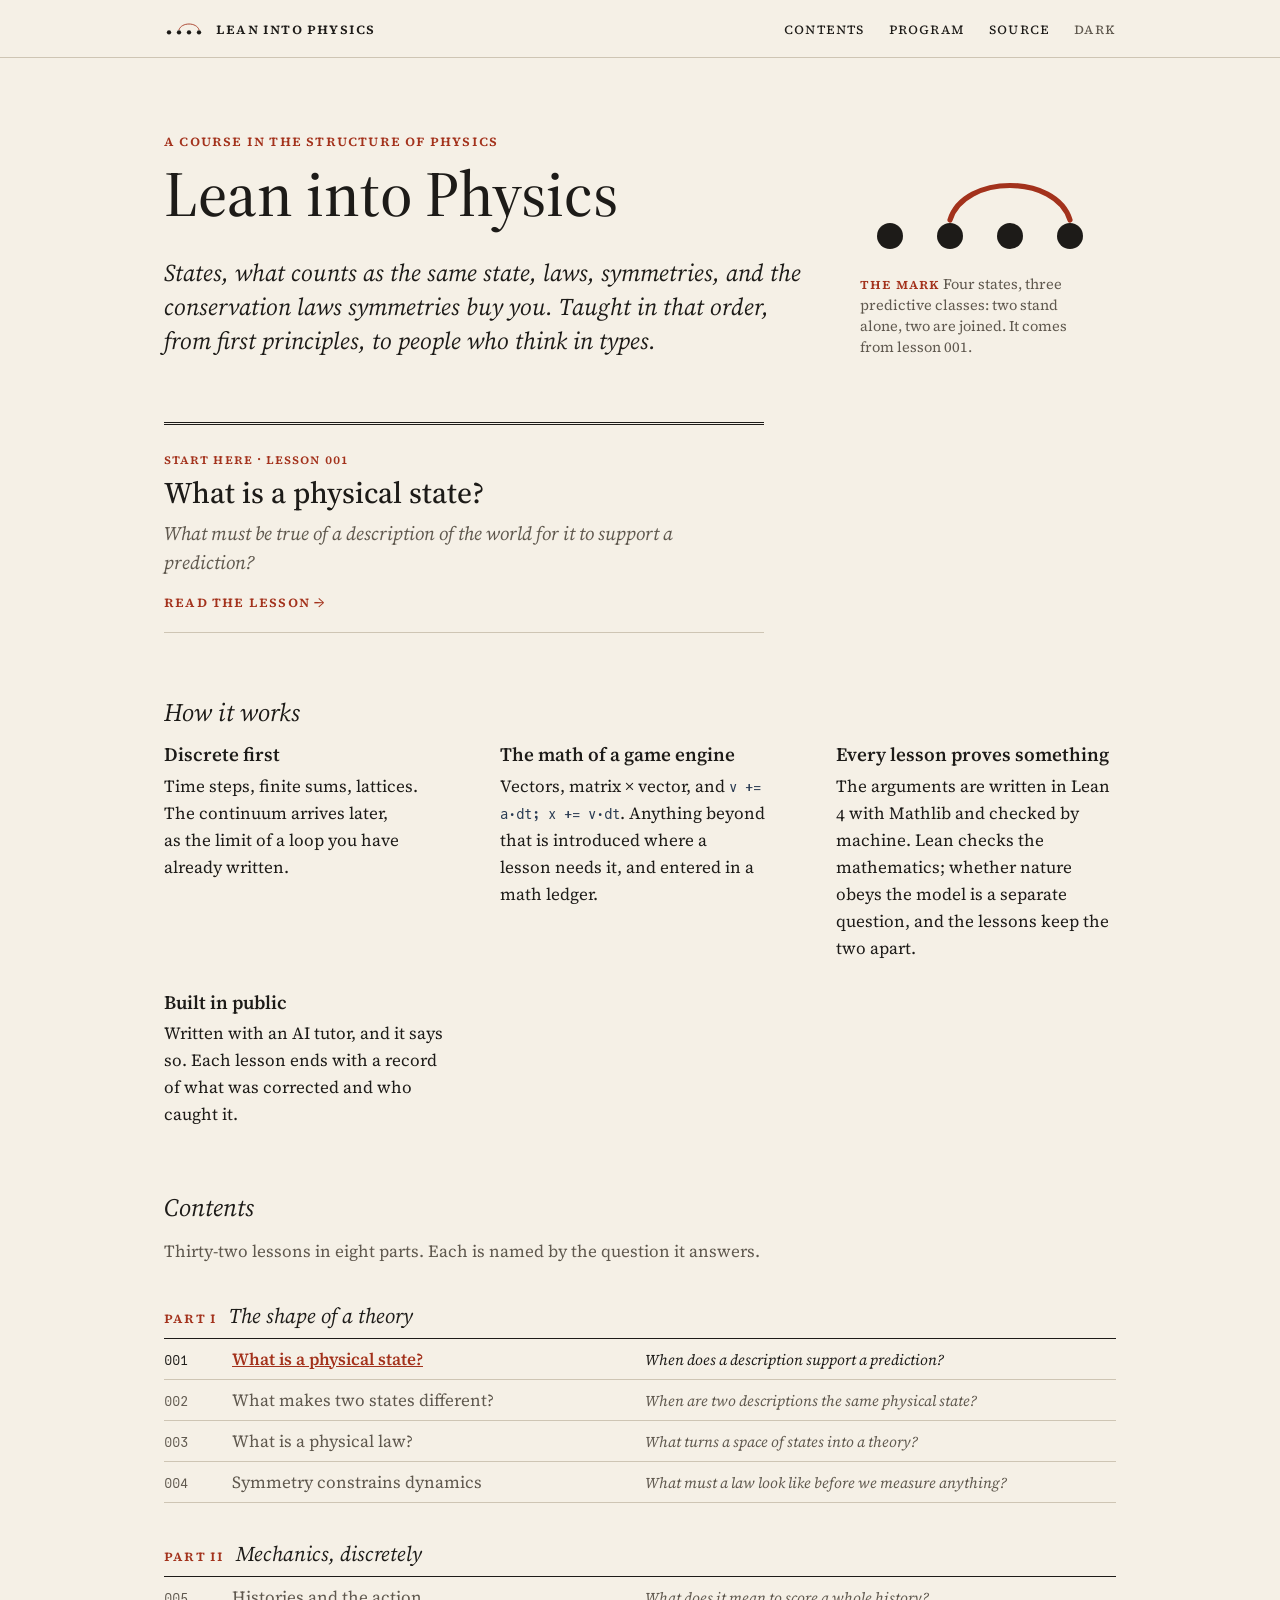
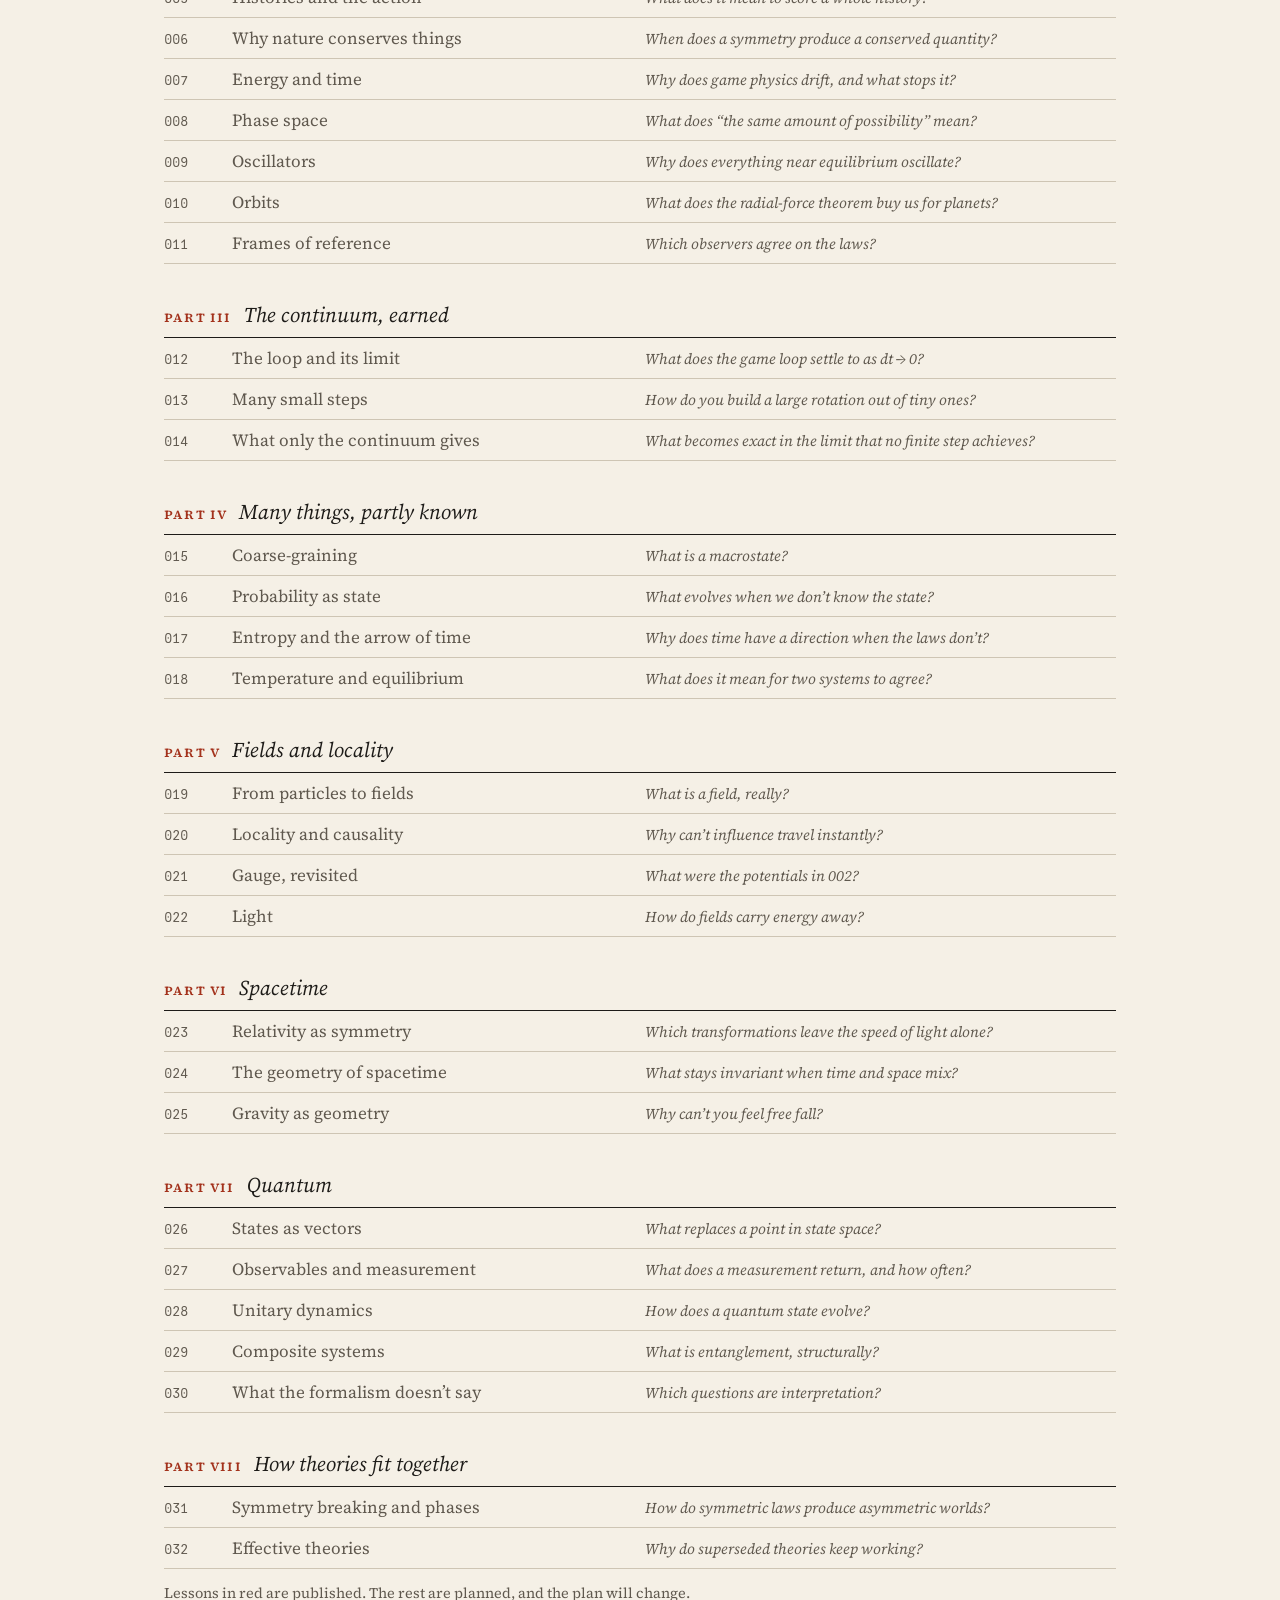
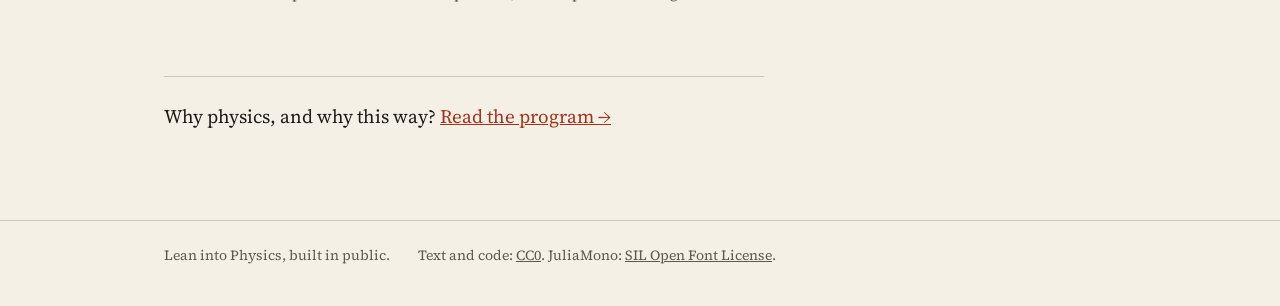
<file: index.html>
<!doctype html>
<html lang="en">
<head>
<meta charset="utf-8">
<meta name="viewport" content="width=device-width, initial-scale=1">
<title>Lean into Physics</title>
<meta name="description" content="The structure of physics, from first principles, for people who think in types: discrete first, the math of a game engine, every argument checked in Lean.">
<link rel="canonical" href="https://lean-into-physics.com/">
<meta property="og:type" content="website">
<meta property="og:site_name" content="Lean into Physics">
<meta property="og:title" content="Lean into Physics">
<meta property="og:description" content="The structure of physics, from first principles, for people who think in types: discrete first, the math of a game engine, every argument checked in Lean.">
<meta property="og:url" content="https://lean-into-physics.com/">
<meta property="og:image" content="https://lean-into-physics.com/img/og.png">
<meta property="og:image:width" content="1200">
<meta property="og:image:height" content="630">
<meta property="og:image:alt" content="Lean into Physics: a course in the structure of physics">
<meta name="twitter:card" content="summary_large_image">
<meta name="twitter:title" content="Lean into Physics">
<meta name="twitter:description" content="The structure of physics, from first principles, for people who think in types: discrete first, the math of a game engine, every argument checked in Lean.">
<meta name="twitter:image" content="https://lean-into-physics.com/img/og.png">
<meta name="theme-color" content="#F5F0E6" media="(prefers-color-scheme: light)">
<meta name="theme-color" content="#191714" media="(prefers-color-scheme: dark)">
<link rel="icon" href="favicon.svg" type="image/svg+xml">
<script>document.documentElement.classList.add("js");try{var t=localStorage.getItem("lip-theme");if(t)document.documentElement.setAttribute("data-theme",t)}catch(e){}</script>
<link rel="preconnect" href="https://fonts.googleapis.com">
<link rel="preconnect" href="https://fonts.gstatic.com" crossorigin>
<link href="https://fonts.googleapis.com/css2?family=Source+Serif+4:ital,opsz,wght@0,8..60,200..900;1,8..60,200..900&amp;display=swap" rel="stylesheet">
<link rel="stylesheet" href="css/site.css">
<link rel="stylesheet" href="css/print.css" media="print">
</head>
<body>
<a class="skip-link" href="#main">Skip to the content</a>
<header class="site-header">
  <div class="inner">
    <a class="brand" href="./">
      <svg class="mark" width="40" height="16" viewBox="0 0 120 48" role="img" aria-label="The mark: four states, two of them joined"><path class="arc" d="M45 26 C 52 3, 98 3, 105 26" fill="none" stroke-width="2.6" stroke-linecap="round"/><circle cx="15" cy="34" r="6.5"/><circle cx="45" cy="34" r="6.5"/><circle cx="75" cy="34" r="6.5"/><circle cx="105" cy="34" r="6.5"/></svg>
      <span>Lean into Physics</span>
    </a>
    <span class="spacer"></span>
    <nav aria-label="Site">
      <a href="./#contents">Contents</a>
      <a href="program">Program</a>
      <a href="https://github.com/LeanIntoPhysics">Source</a>
      <button type="button" class="theme-switch" hidden aria-label="Switch colour theme">dark</button>
    </nav>
  </div>
</header>
<main class="home" id="main">
  <div class="hero">
    <div class="words">
      <p class="lesson-number">A course in the structure of physics</p>
      <h1>Lean into Physics</h1>
      <p class="lede">States, what counts as the same state, laws, symmetries, and the conservation laws symmetries buy you. Taught in that order, from first principles, to people who think in types.</p>
    </div>
    <figure>
      <svg class="mark" width="240" height="96" viewBox="0 0 120 48" role="img" aria-label="Four states, the last two joined by an arc"><path class="arc" d="M45 26 C 52 3, 98 3, 105 26" fill="none" stroke-width="2.6" stroke-linecap="round"/><circle cx="15" cy="34" r="6.5"/><circle cx="45" cy="34" r="6.5"/><circle cx="75" cy="34" r="6.5"/><circle cx="105" cy="34" r="6.5"/></svg>
      <figcaption><span class="figure-number">The mark</span> Four states, three predictive classes: two stand alone, two are joined. It comes from lesson 001.</figcaption>
    </figure>
  </div>

  <a class="start" href="lesson-001">
    <span class="label">Start here · Lesson 001</span>
    <span class="title">What is a physical state?</span>
    <span class="q">What must be true of a description of the world for it to support a prediction?</span>
    <span class="go">Read the lesson →</span>
  </a>

  <h2><span class="title">How it works</span></h2>
  <div class="commitments">
    <div>
      <p class="term">Discrete first</p>
      <p>Time steps, finite sums, lattices. The continuum arrives later, as the limit of a loop you have already written.</p>
    </div>
    <div>
      <p class="term">The math of a game engine</p>
      <p>Vectors, matrix × vector, and <code>v += a·dt; x += v·dt</code>. Anything beyond that is introduced where a lesson needs it, and entered in a math ledger.</p>
    </div>
    <div>
      <p class="term">Every lesson proves something</p>
      <p>The arguments are written in Lean 4 with Mathlib and checked by machine. Lean checks the mathematics; whether nature obeys the model is a separate question, and the lessons keep the two apart.</p>
    </div>
    <div>
      <p class="term">Built in public</p>
      <p>Written with an AI tutor, and it says so. Each lesson ends with a record of what was corrected and who caught it.</p>
    </div>
  </div>

  <h2 id="contents"><span class="title">Contents</span></h2>
  <p class="toc-intro">Thirty-two lessons in eight parts. Each is named by the question it answers.</p>
    <section class="toc-part" aria-labelledby="part-I">
      <h3 id="part-I"><span class="num">Part I</span><span>The shape of a theory</span></h3>
      <ol>
        <li class="ready"><span class="n">001</span><span class="t"><a href="lesson-001">What is a physical state?</a></span><span class="qq">When does a description support a prediction?</span></li>
        <li><span class="n">002</span><span class="t">What makes two states different?</span><span class="qq">When are two descriptions the same physical state?</span></li>
        <li><span class="n">003</span><span class="t">What is a physical law?</span><span class="qq">What turns a space of states into a theory?</span></li>
        <li><span class="n">004</span><span class="t">Symmetry constrains dynamics</span><span class="qq">What must a law look like before we measure anything?</span></li>
      </ol>
    </section>
    <section class="toc-part" aria-labelledby="part-II">
      <h3 id="part-II"><span class="num">Part II</span><span>Mechanics, discretely</span></h3>
      <ol>
        <li><span class="n">005</span><span class="t">Histories and the action</span><span class="qq">What does it mean to score a whole history?</span></li>
        <li><span class="n">006</span><span class="t">Why nature conserves things</span><span class="qq">When does a symmetry produce a conserved quantity?</span></li>
        <li><span class="n">007</span><span class="t">Energy and time</span><span class="qq">Why does game physics drift, and what stops it?</span></li>
        <li><span class="n">008</span><span class="t">Phase space</span><span class="qq">What does “the same amount of possibility” mean?</span></li>
        <li><span class="n">009</span><span class="t">Oscillators</span><span class="qq">Why does everything near equilibrium oscillate?</span></li>
        <li><span class="n">010</span><span class="t">Orbits</span><span class="qq">What does the radial-force theorem buy us for planets?</span></li>
        <li><span class="n">011</span><span class="t">Frames of reference</span><span class="qq">Which observers agree on the laws?</span></li>
      </ol>
    </section>
    <section class="toc-part" aria-labelledby="part-III">
      <h3 id="part-III"><span class="num">Part III</span><span>The continuum, earned</span></h3>
      <ol>
        <li><span class="n">012</span><span class="t">The loop and its limit</span><span class="qq">What does the game loop settle to as dt → 0?</span></li>
        <li><span class="n">013</span><span class="t">Many small steps</span><span class="qq">How do you build a large rotation out of tiny ones?</span></li>
        <li><span class="n">014</span><span class="t">What only the continuum gives</span><span class="qq">What becomes exact in the limit that no finite step achieves?</span></li>
      </ol>
    </section>
    <section class="toc-part" aria-labelledby="part-IV">
      <h3 id="part-IV"><span class="num">Part IV</span><span>Many things, partly known</span></h3>
      <ol>
        <li><span class="n">015</span><span class="t">Coarse-graining</span><span class="qq">What is a macrostate?</span></li>
        <li><span class="n">016</span><span class="t">Probability as state</span><span class="qq">What evolves when we don’t know the state?</span></li>
        <li><span class="n">017</span><span class="t">Entropy and the arrow of time</span><span class="qq">Why does time have a direction when the laws don’t?</span></li>
        <li><span class="n">018</span><span class="t">Temperature and equilibrium</span><span class="qq">What does it mean for two systems to agree?</span></li>
      </ol>
    </section>
    <section class="toc-part" aria-labelledby="part-V">
      <h3 id="part-V"><span class="num">Part V</span><span>Fields and locality</span></h3>
      <ol>
        <li><span class="n">019</span><span class="t">From particles to fields</span><span class="qq">What is a field, really?</span></li>
        <li><span class="n">020</span><span class="t">Locality and causality</span><span class="qq">Why can’t influence travel instantly?</span></li>
        <li><span class="n">021</span><span class="t">Gauge, revisited</span><span class="qq">What were the potentials in 002?</span></li>
        <li><span class="n">022</span><span class="t">Light</span><span class="qq">How do fields carry energy away?</span></li>
      </ol>
    </section>
    <section class="toc-part" aria-labelledby="part-VI">
      <h3 id="part-VI"><span class="num">Part VI</span><span>Spacetime</span></h3>
      <ol>
        <li><span class="n">023</span><span class="t">Relativity as symmetry</span><span class="qq">Which transformations leave the speed of light alone?</span></li>
        <li><span class="n">024</span><span class="t">The geometry of spacetime</span><span class="qq">What stays invariant when time and space mix?</span></li>
        <li><span class="n">025</span><span class="t">Gravity as geometry</span><span class="qq">Why can’t you feel free fall?</span></li>
      </ol>
    </section>
    <section class="toc-part" aria-labelledby="part-VII">
      <h3 id="part-VII"><span class="num">Part VII</span><span>Quantum</span></h3>
      <ol>
        <li><span class="n">026</span><span class="t">States as vectors</span><span class="qq">What replaces a point in state space?</span></li>
        <li><span class="n">027</span><span class="t">Observables and measurement</span><span class="qq">What does a measurement return, and how often?</span></li>
        <li><span class="n">028</span><span class="t">Unitary dynamics</span><span class="qq">How does a quantum state evolve?</span></li>
        <li><span class="n">029</span><span class="t">Composite systems</span><span class="qq">What is entanglement, structurally?</span></li>
        <li><span class="n">030</span><span class="t">What the formalism doesn’t say</span><span class="qq">Which questions are interpretation?</span></li>
      </ol>
    </section>
    <section class="toc-part" aria-labelledby="part-VIII">
      <h3 id="part-VIII"><span class="num">Part VIII</span><span>How theories fit together</span></h3>
      <ol>
        <li><span class="n">031</span><span class="t">Symmetry breaking and phases</span><span class="qq">How do symmetric laws produce asymmetric worlds?</span></li>
        <li><span class="n">032</span><span class="t">Effective theories</span><span class="qq">Why do superseded theories keep working?</span></li>
      </ol>
    </section>
  <p class="toc-legend">Lessons in red are published. The rest are planned, and the plan will change.</p>

  <div class="coda">
    <p>Why physics, and why this way? <a href="program">Read the program →</a></p>
  </div>
</main>
<footer class="site-footer">
  <div class="inner">
    <span>Lean into Physics, built in public.</span>
    <span>Text and code: <a href="https://github.com/LeanIntoPhysics/website/blob/main/LICENSE">CC0</a>. JuliaMono: <a href="fonts/JuliaMono-LICENSE.txt">SIL Open Font License</a>.</span>
  </div>
</footer>
<script src="js/site.js"></script>
</body>
</html>
</file>
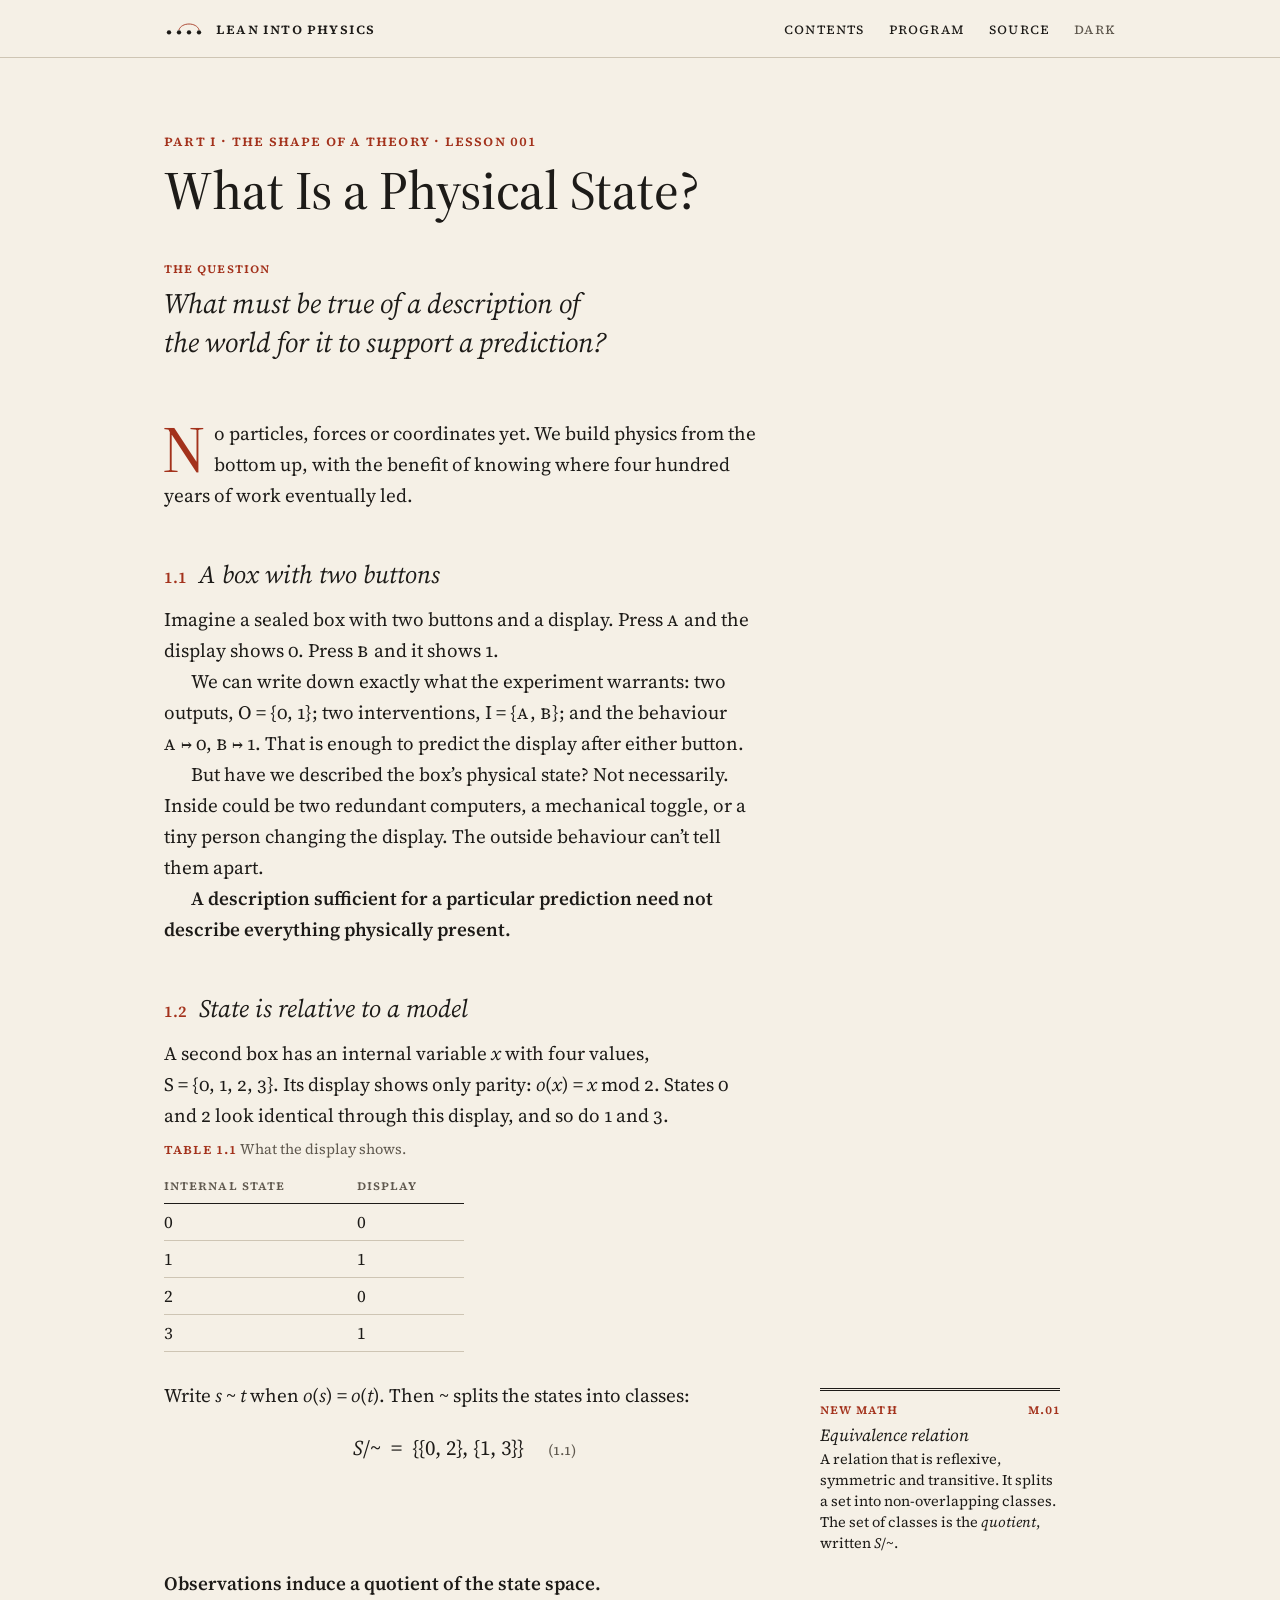
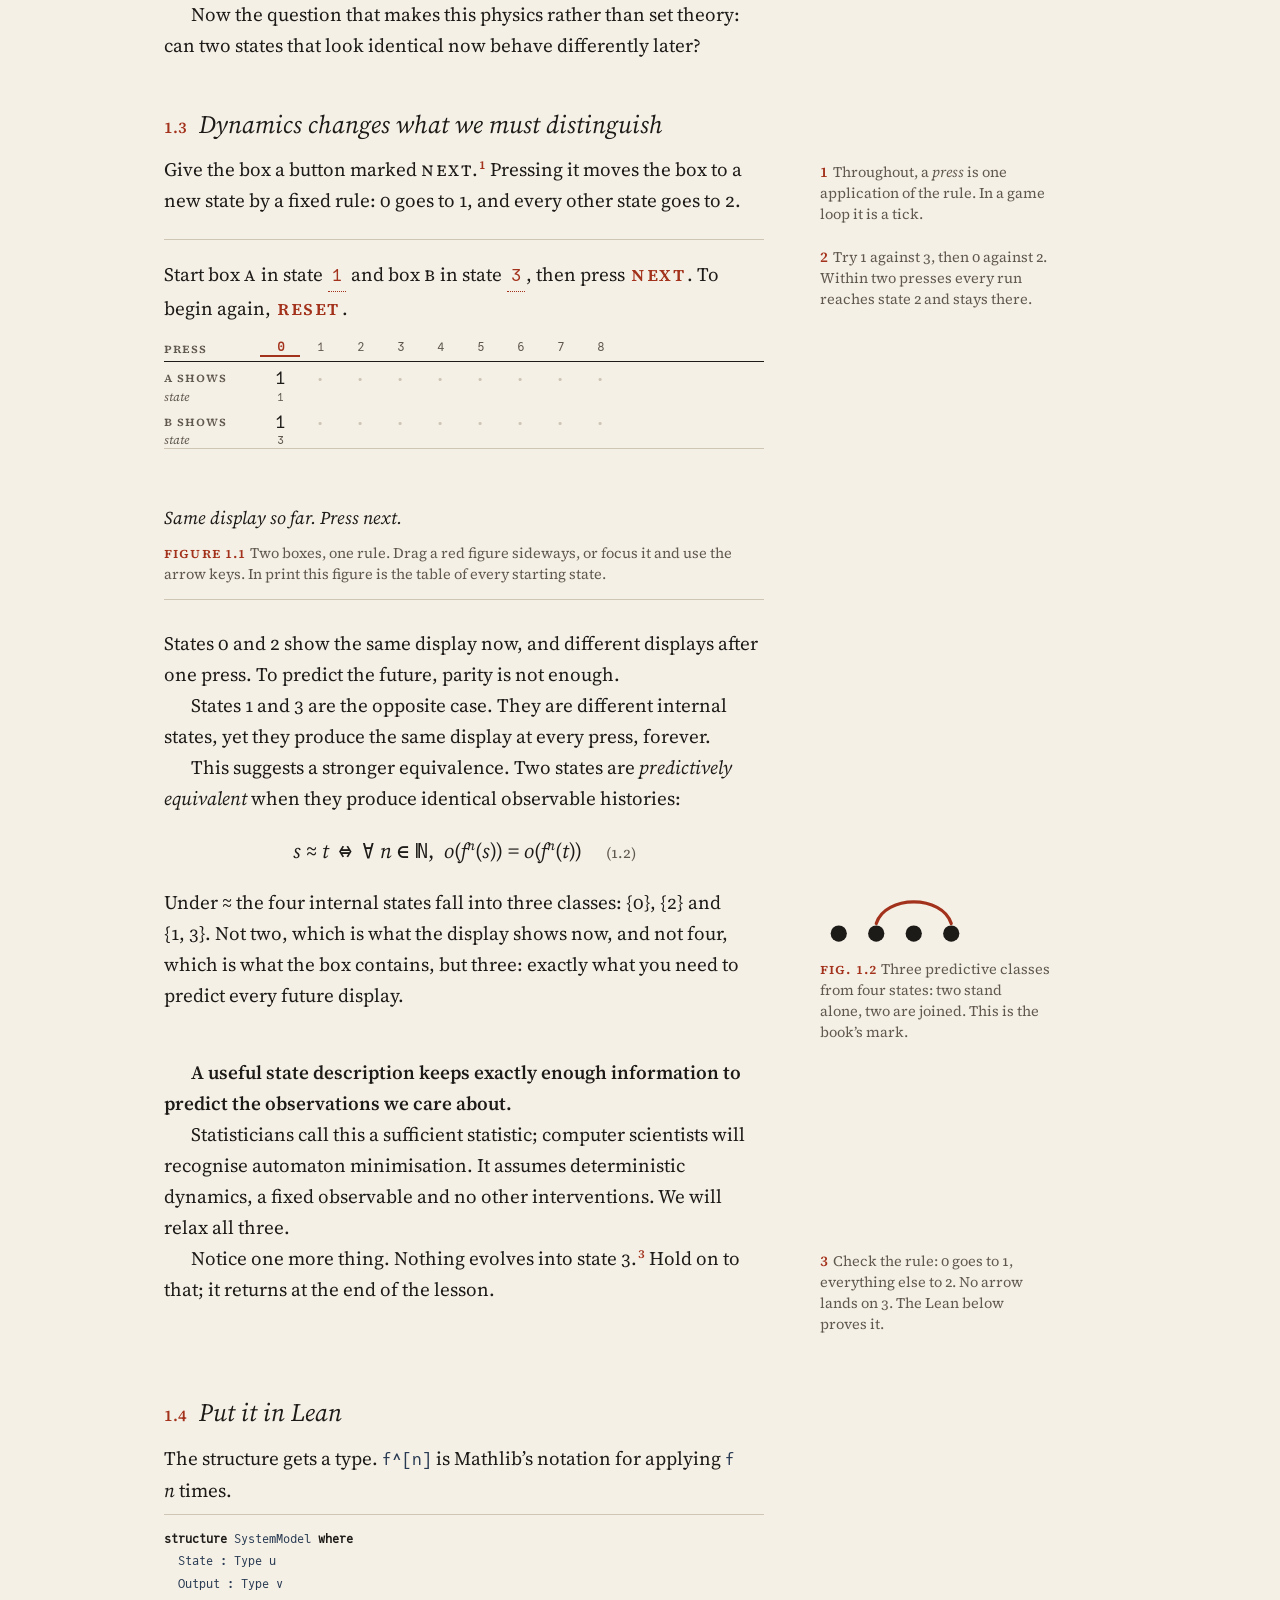
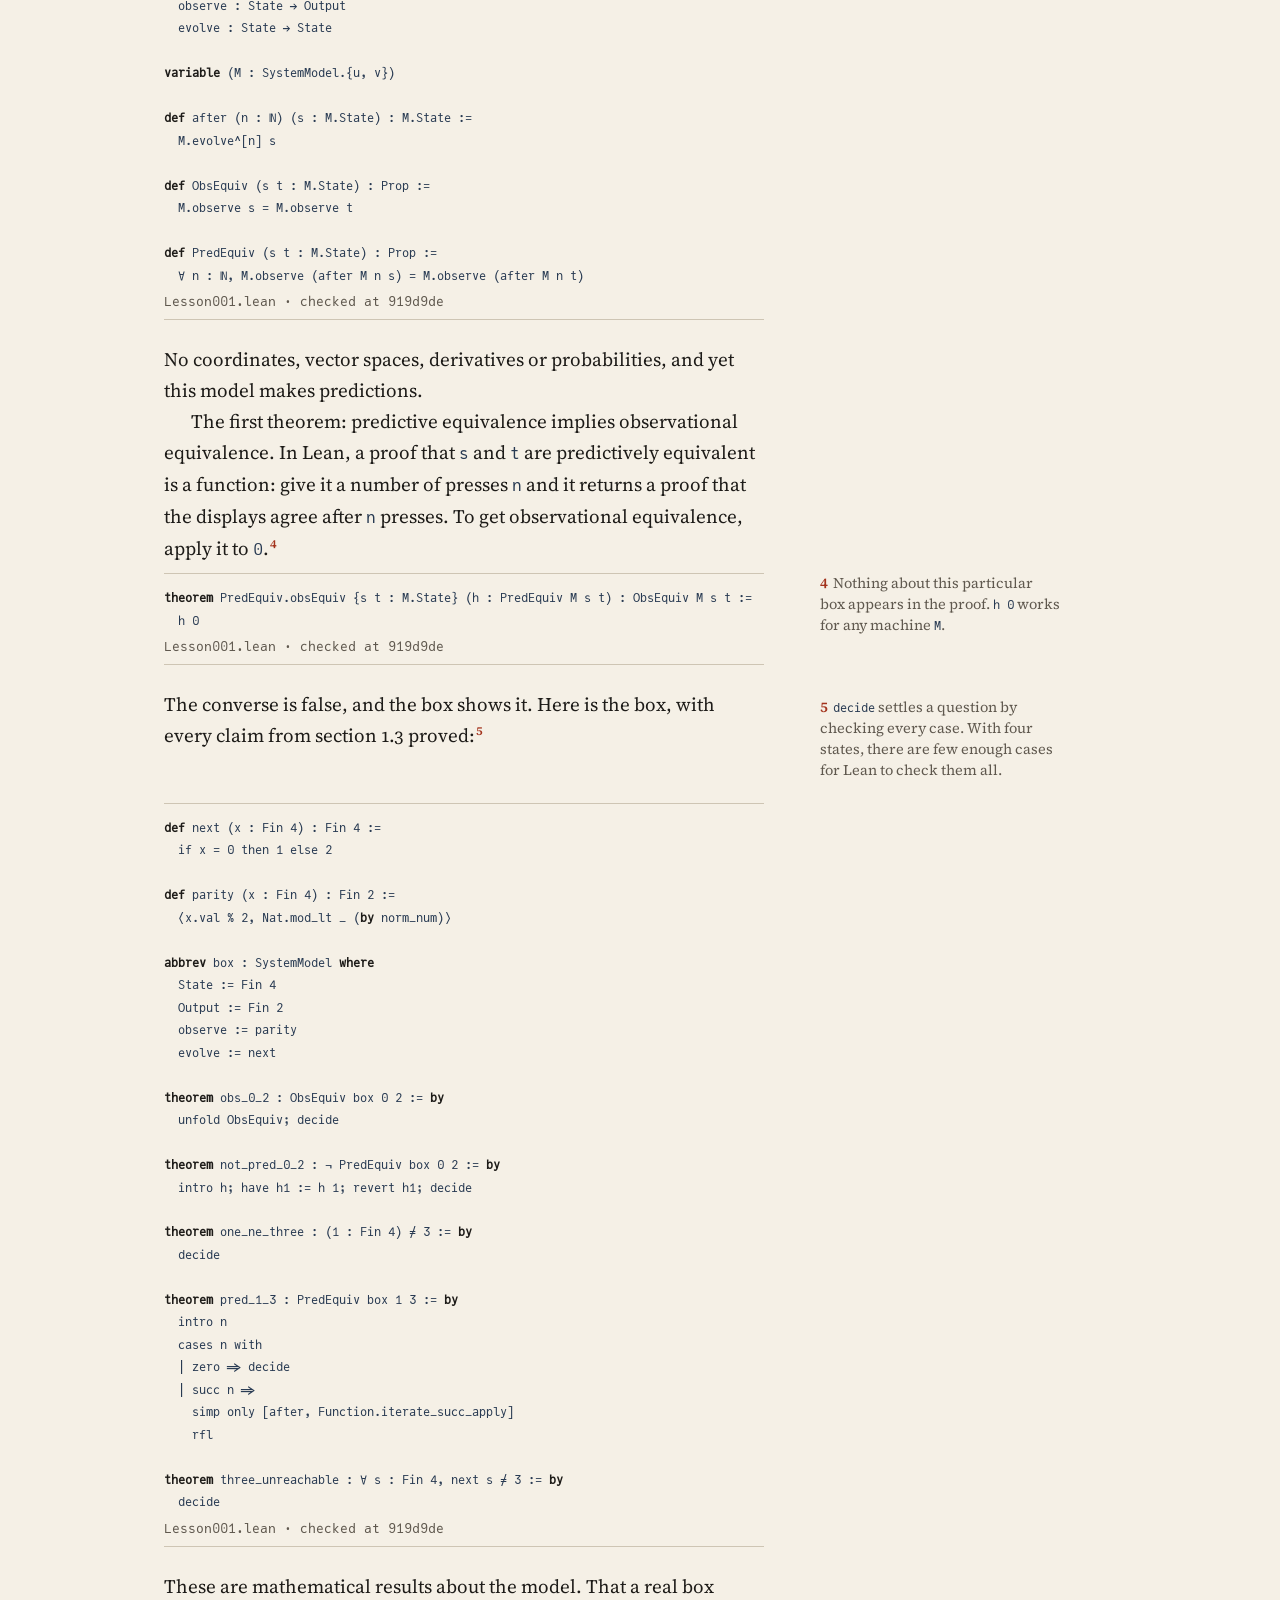
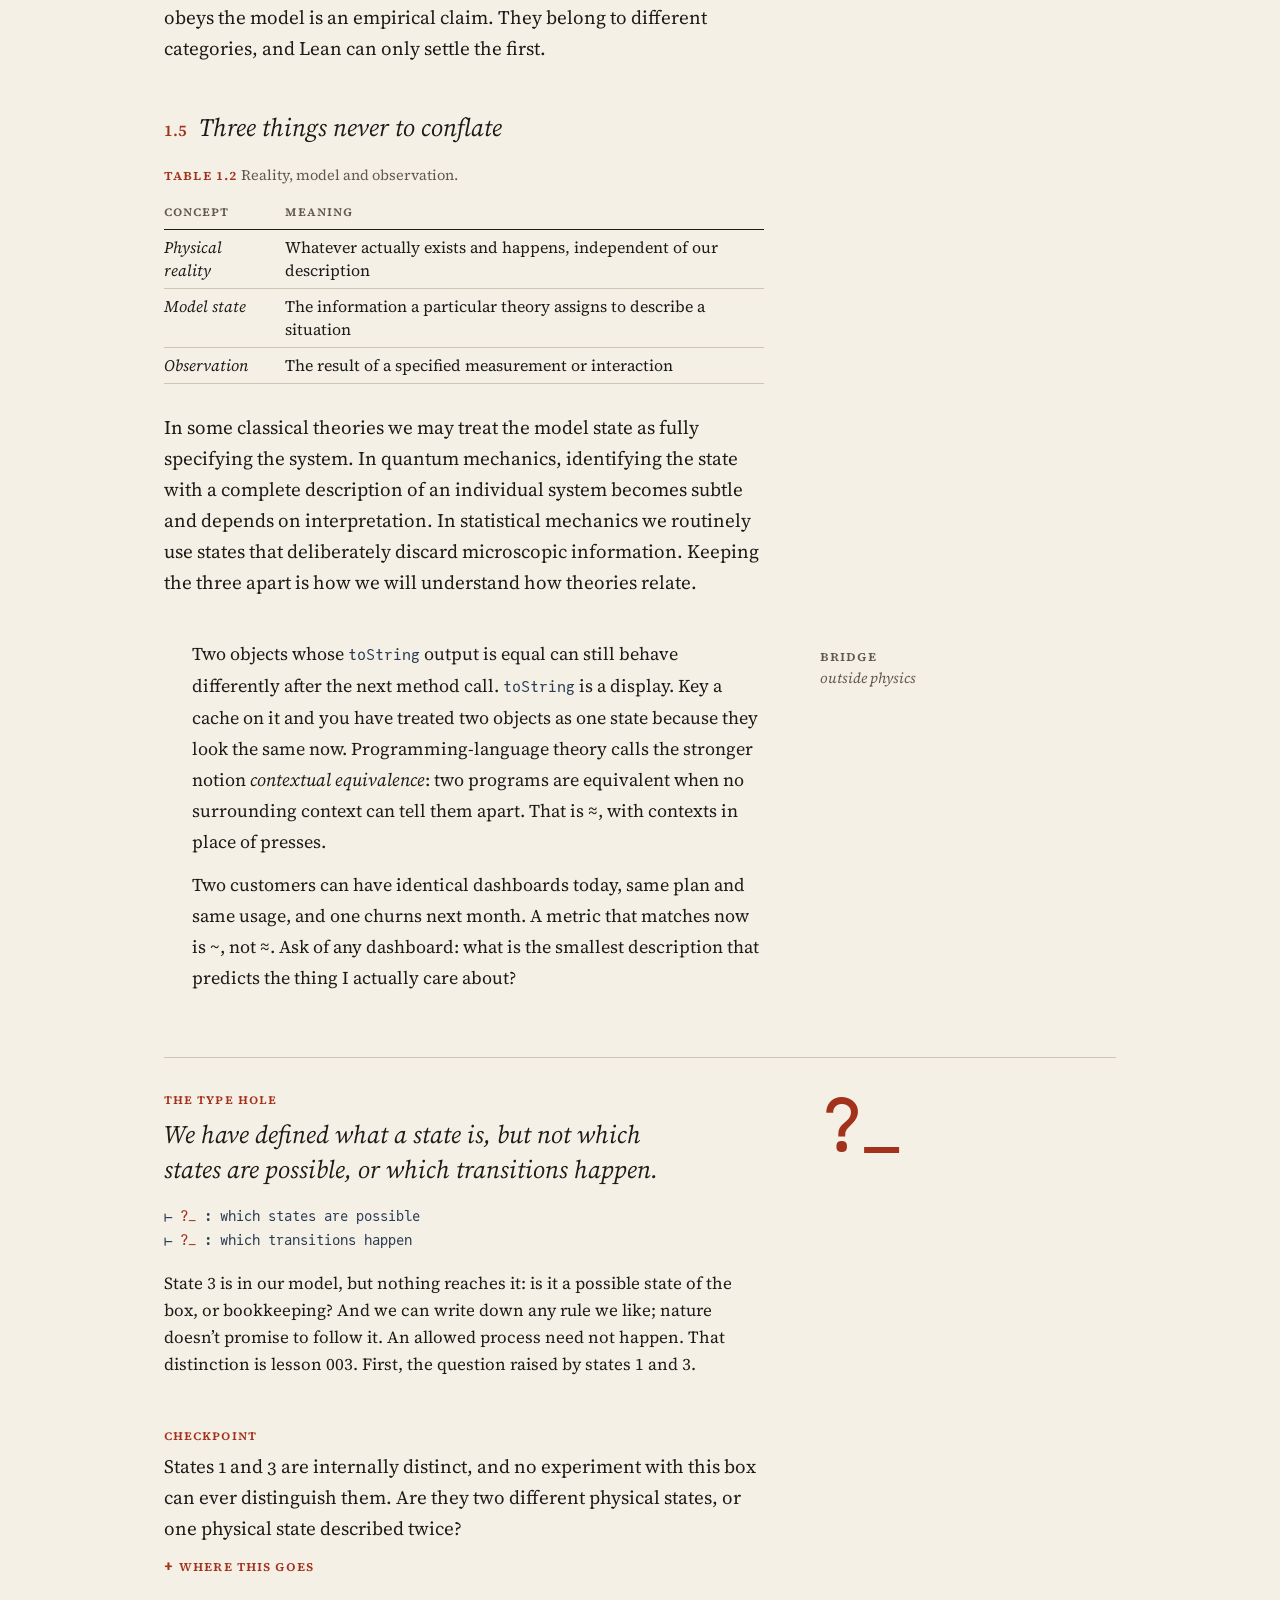
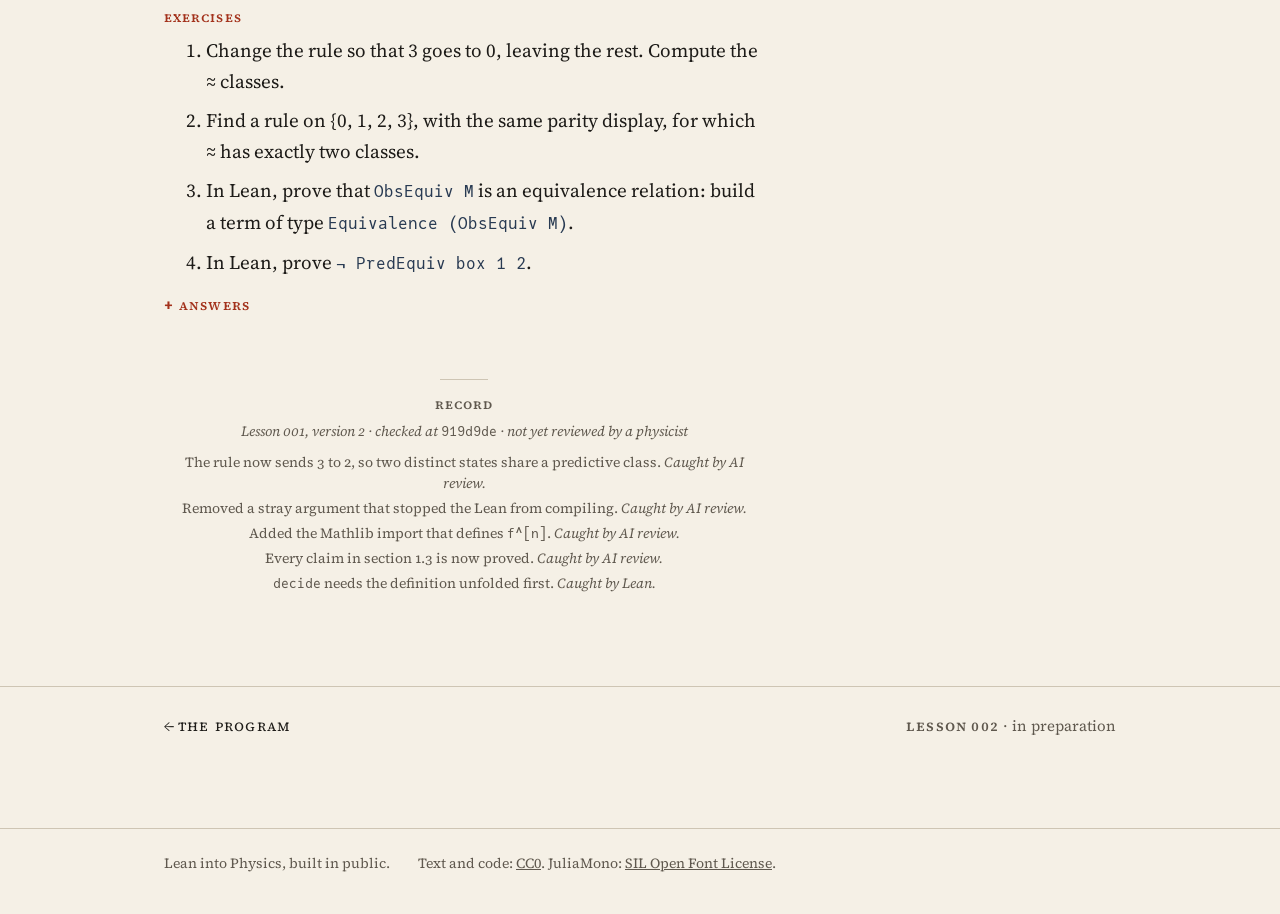
<file: lesson-001.html>
<!doctype html>
<html lang="en">
<head>
<meta charset="utf-8">
<meta name="viewport" content="width=device-width, initial-scale=1">
<title>What Is a Physical State? · Lean into Physics</title>
<meta name="description" content="Lesson 001 of Lean into Physics: what a description of the world must contain to support a prediction.">
<link rel="canonical" href="https://lean-into-physics.com/lesson-001">
<meta property="og:type" content="article">
<meta property="og:site_name" content="Lean into Physics">
<meta property="og:title" content="What Is a Physical State? · Lean into Physics">
<meta property="og:description" content="Lesson 001 of Lean into Physics: what a description of the world must contain to support a prediction.">
<meta property="og:url" content="https://lean-into-physics.com/lesson-001">
<meta property="og:image" content="https://lean-into-physics.com/img/og-lesson-001.png">
<meta property="og:image:width" content="1200">
<meta property="og:image:height" content="630">
<meta property="og:image:alt" content="Lesson 001 of Lean into Physics: What Is a Physical State?">
<meta name="twitter:card" content="summary_large_image">
<meta name="twitter:title" content="What Is a Physical State? · Lean into Physics">
<meta name="twitter:description" content="Lesson 001 of Lean into Physics: what a description of the world must contain to support a prediction.">
<meta name="twitter:image" content="https://lean-into-physics.com/img/og-lesson-001.png">
<meta name="theme-color" content="#F5F0E6" media="(prefers-color-scheme: light)">
<meta name="theme-color" content="#191714" media="(prefers-color-scheme: dark)">
<link rel="icon" href="favicon.svg" type="image/svg+xml">
<script>document.documentElement.classList.add("js");try{var t=localStorage.getItem("lip-theme");if(t)document.documentElement.setAttribute("data-theme",t)}catch(e){}</script>
<link rel="preconnect" href="https://fonts.googleapis.com">
<link rel="preconnect" href="https://fonts.gstatic.com" crossorigin>
<link href="https://fonts.googleapis.com/css2?family=Source+Serif+4:ital,opsz,wght@0,8..60,200..900;1,8..60,200..900&amp;display=swap" rel="stylesheet">
<link rel="stylesheet" href="css/site.css">
<link rel="stylesheet" href="css/print.css" media="print">
</head>
<body>
<a class="skip-link" href="#main">Skip to the content</a>
<header class="site-header">
  <div class="inner">
    <a class="brand" href="./">
      <svg class="mark" width="40" height="16" viewBox="0 0 120 48" role="img" aria-label="The mark: four states, two of them joined"><path class="arc" d="M45 26 C 52 3, 98 3, 105 26" fill="none" stroke-width="2.6" stroke-linecap="round"/><circle cx="15" cy="34" r="6.5"/><circle cx="45" cy="34" r="6.5"/><circle cx="75" cy="34" r="6.5"/><circle cx="105" cy="34" r="6.5"/></svg>
      <span>Lean into Physics</span>
    </a>
    <span class="spacer"></span>
    <nav aria-label="Site">
      <a href="./#contents">Contents</a>
      <a href="program">Program</a>
      <a href="https://github.com/LeanIntoPhysics">Source</a>
      <button type="button" class="theme-switch" hidden aria-label="Switch colour theme">dark</button>
    </nav>
  </div>
</header>

<main class="lesson" id="main">

  <div class="opener">
    <p class="lesson-number">Part I · The shape of a theory · Lesson 001</p>
    <h1 class="lesson-title">What Is a Physical State?</h1>
    <div class="question-block">
      <p class="label question-label">The question</p>
      <p class="question">What must be true of a description of the world for it to support a prediction?</p>
    </div>
  </div>

  <div class="row">
    <div class="main">
      <p><span class="dropcap">N</span>o particles, forces or coordinates yet. We build physics from the bottom up, with the benefit of knowing where four hundred years of work eventually led.</p>
    </div>
    <aside class="aside"></aside>
  </div>

  <!-- 1.1 -->
  <h2><span class="num">1.1</span><span class="title">A box with two buttons</span></h2>

  <div class="row">
    <div class="main">
      <p>Imagine a sealed box with two buttons and a display. Press <span class="sc">a</span> and the display shows 0. Press <span class="sc">b</span> and it shows 1.</p>
    </div>
    <aside class="aside"></aside>
  </div>

  <div class="row">
    <div class="main">
      <p>We can write down exactly what the experiment warrants: two outputs, O&nbsp;=&nbsp;{0,&nbsp;1}; two interventions, I&nbsp;=&nbsp;{<span class="sc">a</span>,&nbsp;<span class="sc">b</span>}; and the behaviour <span class="sc">a</span>&nbsp;↦&nbsp;0, <span class="sc">b</span>&nbsp;↦&nbsp;1. That is enough to predict the display after either button.</p>
    </div>
    <aside class="aside"></aside>
  </div>

  <div class="row">
    <div class="main">
      <p>But have we described the box’s physical state? Not necessarily. Inside could be two redundant computers, a mechanical toggle, or a tiny person changing the display. The outside behaviour can’t tell them apart.</p>
    </div>
    <aside class="aside"></aside>
  </div>

  <div class="row">
    <div class="main">
      <p class="thesis">A description sufficient for a particular prediction need not describe everything physically present.</p>
    </div>
    <aside class="aside"></aside>
  </div>

  <!-- 1.2 -->
  <h2><span class="num">1.2</span><span class="title">State is relative to a model</span></h2>

  <div class="row">
    <div class="main">
      <p>A second box has an internal variable <em>x</em> with four values, S&nbsp;=&nbsp;{0,&nbsp;1,&nbsp;2,&nbsp;3}. Its display shows only parity: <em>o</em>(<em>x</em>)&nbsp;=&nbsp;<em>x</em>&nbsp;mod&nbsp;2. States 0 and 2 look identical through this display, and so do 1 and 3.</p>
    </div>
    <aside class="aside"></aside>
  </div>

  <div class="row">
    <div class="main">
      <table class="data">
        <caption><span class="figure-number">Table 1.1</span> What the display shows.</caption>
        <thead><tr><th scope="col">Internal state</th><th scope="col">Display</th></tr></thead>
        <tbody>
          <tr><td>0</td><td>0</td></tr>
          <tr><td>1</td><td>1</td></tr>
          <tr><td>2</td><td>0</td></tr>
          <tr><td>3</td><td>1</td></tr>
        </tbody>
      </table>
    </div>
    <aside class="aside"></aside>
  </div>

  <div class="row no-indent">
    <div class="main">
      <p>Write <em>s</em>&nbsp;~&nbsp;<em>t</em> when <em>o</em>(<em>s</em>)&nbsp;=&nbsp;<em>o</em>(<em>t</em>). Then ~ splits the states into classes:</p>
      <div class="display" role="math" aria-label="S modulo similarity equals the set of the classes 0 and 2, and 1 and 3">
        <span><em>S</em>/~ &nbsp;=&nbsp; {{0,&nbsp;2},&nbsp;{1,&nbsp;3}}</span><span class="eqnum">(1.1)</span>
      </div>
    </div>
    <aside class="aside">
      <details class="math" open><summary><span class="label">New math · Equivalence relation</span><span class="pm" aria-hidden="true"></span></summary><div class="newmath">
        <div class="head"><span class="label">New math</span><span class="id">M.01</span></div>
        <p class="term">Equivalence relation</p>
        <p>A relation that is reflexive, symmetric and transitive. It splits a set into non-overlapping classes. The set of classes is the <em>quotient</em>, written <em>S</em>/~.</p>
      </div></details>
    </aside>
  </div>

  <div class="row no-indent">
    <div class="main">
      <p class="thesis">Observations induce a quotient of the state space.</p>
    </div>
    <aside class="aside"></aside>
  </div>

  <div class="row">
    <div class="main">
      <p>Now the question that makes this physics rather than set theory: can two states that look identical now behave differently later?</p>
    </div>
    <aside class="aside"></aside>
  </div>

  <!-- 1.3 -->
  <h2><span class="num">1.3</span><span class="title">Dynamics changes what we must distinguish</span></h2>

  <div class="row">
    <div class="main">
      <p>Give the box a button marked <span class="sc">next</span>.<sup class="note-marker">1</sup> Pressing it moves the box to a new state by a fixed rule: 0 goes to 1, and every other state goes to 2.</p>
    </div>
    <aside class="aside">
      <details class="note" open><summary><span class="label">Note 1</span><span class="pm" aria-hidden="true"></span></summary><p class="sidenote"><span class="n">1</span>Throughout, a <em>press</em> is one application of the rule. In a game loop it is a tick.</p></details>
    </aside>
  </div>

  <div class="row spaced">
    <div class="main">
      <figure class="box-figure figure-live" aria-labelledby="fig11cap" data-box-figure>
        <p class="controls">Start box <span class="sc">a</span> in state <button type="button" class="num-control" data-which="a">1</button><span class="scale" data-scale="a" aria-hidden="true" hidden></span> and box <span class="sc">b</span> in state <button type="button" class="num-control" data-which="b">3</button><span class="scale" data-scale="b" aria-hidden="true" hidden></span>, then press <button type="button" class="word-control" data-next>next</button>. To begin again, <button type="button" class="word-control" data-reset>reset</button>.</p>
        <div class="trace" role="group" aria-label="Displays and hidden states after each press" data-trace></div>
        <p class="hint" aria-hidden="true">drag ← → · arrow keys · click steps</p>
        <p class="msg" aria-live="polite" data-msg></p>
        <figcaption id="fig11cap"><span class="figure-number">Figure 1.1</span> Two boxes, one rule. Drag a red figure sideways, or focus it and use the arrow keys. In print this figure is the table of every starting state.</figcaption>
      </figure>

      <figure class="figure-static">
        <div class="fs-head"><span class="fs-from">Start</span><span>display, state beneath, after 0 to 6 presses</span></div>
          <div class="fs-row"><span class="fs-from">from <code>0</code></span><span class="fs-c">0<sub>0</sub></span><span class="fs-c">1<sub>1</sub></span><span class="fs-c">0<sub>2</sub></span><span class="fs-c">0<sub>2</sub></span><span class="fs-c">0<sub>2</sub></span><span class="fs-c">0<sub>2</sub></span><span class="fs-c">0<sub>2</sub></span></div>
          <div class="fs-row"><span class="fs-from">from <code>1</code></span><span class="fs-c">1<sub>1</sub></span><span class="fs-c">0<sub>2</sub></span><span class="fs-c">0<sub>2</sub></span><span class="fs-c">0<sub>2</sub></span><span class="fs-c">0<sub>2</sub></span><span class="fs-c">0<sub>2</sub></span><span class="fs-c">0<sub>2</sub></span></div>
          <div class="fs-row"><span class="fs-from">from <code>2</code></span><span class="fs-c">0<sub>2</sub></span><span class="fs-c">0<sub>2</sub></span><span class="fs-c">0<sub>2</sub></span><span class="fs-c">0<sub>2</sub></span><span class="fs-c">0<sub>2</sub></span><span class="fs-c">0<sub>2</sub></span><span class="fs-c">0<sub>2</sub></span></div>
          <div class="fs-row"><span class="fs-from">from <code>3</code></span><span class="fs-c">1<sub>3</sub></span><span class="fs-c">0<sub>2</sub></span><span class="fs-c">0<sub>2</sub></span><span class="fs-c">0<sub>2</sub></span><span class="fs-c">0<sub>2</sub></span><span class="fs-c">0<sub>2</sub></span><span class="fs-c">0<sub>2</sub></span></div>
        <figcaption><span class="figure-number">Figure 1.1</span> Pressing next from each starting state. 1 and 3 show the same display at every press; 0 and 2 part after one.</figcaption>
      </figure>
    </div>
    <aside class="aside">
      <details class="note" open><summary><span class="label">Note 2</span><span class="pm" aria-hidden="true"></span></summary><p class="sidenote"><span class="n">2</span>Try 1 against 3, then 0 against 2. Within two presses every run reaches state 2 and stays there.</p></details>
    </aside>
  </div>

  <div class="row no-indent">
    <div class="main">
      <p>States 0 and 2 show the same display now, and different displays after one press. To predict the future, parity is not enough.</p>
    </div>
    <aside class="aside"></aside>
  </div>

  <div class="row">
    <div class="main">
      <p>States 1 and 3 are the opposite case. They are different internal states, yet they produce the same display at every press, forever.</p>
    </div>
    <aside class="aside"></aside>
  </div>

  <div class="row">
    <div class="main">
      <p>This suggests a stronger equivalence. Two states are <em>predictively equivalent</em> when they produce identical observable histories:</p>
      <div class="display" role="math" aria-label="s is predictively equivalent to t if and only if, for every natural number n, o of f to the n of s equals o of f to the n of t">
        <span><em>s</em> ≈ <em>t</em> &nbsp;⇔&nbsp; ∀ <em>n</em> ∈ ℕ, &nbsp;<em>o</em>(<em>f</em><sup><em>n</em></sup>(<em>s</em>)) = <em>o</em>(<em>f</em><sup><em>n</em></sup>(<em>t</em>))</span><span class="eqnum">(1.2)</span>
      </div>
    </div>
    <aside class="aside"></aside>
  </div>

  <div class="row no-indent">
    <div class="main">
      <p>Under ≈ the four internal states fall into three classes: {0}, {2} and {1,&nbsp;3}. Not two, which is what the display shows now, and not four, which is what the box contains, but three: exactly what you need to predict every future display.</p>
    </div>
    <aside class="aside">
      <figure>
        <svg class="mark" width="150" height="60" viewBox="0 0 120 48" role="img" aria-label="Four states, the last two joined"><path class="arc" d="M45 26 C 52 3, 98 3, 105 26" fill="none" stroke-width="2.6" stroke-linecap="round"/><circle cx="15" cy="34" r="6.5"/><circle cx="45" cy="34" r="6.5"/><circle cx="75" cy="34" r="6.5"/><circle cx="105" cy="34" r="6.5"/></svg>
        <figcaption><span class="figure-number">Fig. 1.2</span> Three predictive classes from four states: two stand alone, two are joined. This is the book’s mark.</figcaption>
      </figure>
    </aside>
  </div>

  <div class="row">
    <div class="main">
      <p class="thesis">A useful state description keeps exactly enough information to predict the observations we care about.</p>
    </div>
    <aside class="aside"></aside>
  </div>

  <div class="row">
    <div class="main">
      <p>Statisticians call this a sufficient statistic; computer scientists will recognise automaton minimisation. It assumes deterministic dynamics, a fixed observable and no other interventions. We will relax all three.</p>
    </div>
    <aside class="aside"></aside>
  </div>

  <div class="row">
    <div class="main">
      <p>Notice one more thing. Nothing evolves into state 3.<sup class="note-marker">3</sup> Hold on to that; it returns at the end of the lesson.</p>
    </div>
    <aside class="aside">
      <details class="note" open><summary><span class="label">Note 3</span><span class="pm" aria-hidden="true"></span></summary><p class="sidenote"><span class="n">3</span>Check the rule: 0 goes to 1, everything else to 2. No arrow lands on 3. The Lean below proves it.</p></details>
    </aside>
  </div>

  <!-- 1.4 -->
  <h2><span class="num">1.4</span><span class="title">Put it in Lean</span></h2>

  <div class="row">
    <div class="main">
      <p>The structure gets a type. <code>f^[n]</code> is Mathlib’s notation for applying <code>f</code> <em>n</em> times.</p>
    </div>
    <aside class="aside"></aside>
  </div>

  <div class="row">
    <div class="main">
      <figure class="lean-figure">
<pre class="lean" tabindex="0" aria-label="Lean code"><code><span class="kw">structure</span> SystemModel <span class="kw">where</span>
  State : Type u
  Output : Type v
  observe : State → Output
  evolve : State → State

<span class="kw">variable</span> (M : SystemModel.{u, v})

<span class="kw">def</span> after (n : ℕ) (s : M.State) : M.State :=
  M.evolve^[n] s

<span class="kw">def</span> ObsEquiv (s t : M.State) : Prop :=
  M.observe s = M.observe t

<span class="kw">def</span> PredEquiv (s t : M.State) : Prop :=
  ∀ n : ℕ, M.observe (after M n s) = M.observe (after M n t)</code></pre>
        <figcaption class="lean-provenance">Lesson001.lean · checked at 919d9de</figcaption>
      </figure>
    </div>
    <aside class="aside"></aside>
  </div>

  <div class="row no-indent">
    <div class="main">
      <p>No coordinates, vector spaces, derivatives or probabilities, and yet this model makes predictions.</p>
    </div>
    <aside class="aside"></aside>
  </div>

  <div class="row">
    <div class="main">
      <p>The first theorem: predictive equivalence implies observational equivalence. In Lean, a proof that <code>s</code> and <code>t</code> are predictively equivalent is a function: give it a number of presses <code>n</code> and it returns a proof that the displays agree after <code>n</code> presses. To get observational equivalence, apply it to <code>0</code>.<sup class="note-marker">4</sup></p>
    </div>
    <aside class="aside"></aside>
  </div>

  <div class="row">
    <div class="main">
      <figure class="lean-figure">
<pre class="lean" tabindex="0" aria-label="Lean code"><code><span class="kw">theorem</span> PredEquiv.obsEquiv {s t : M.State} (h : PredEquiv M s t) : ObsEquiv M s t :=
  h 0</code></pre>
        <figcaption class="lean-provenance">Lesson001.lean · checked at 919d9de</figcaption>
      </figure>
    </div>
    <aside class="aside">
      <details class="note" open><summary><span class="label">Note 4</span><span class="pm" aria-hidden="true"></span></summary><p class="sidenote"><span class="n">4</span>Nothing about this particular box appears in the proof. <code>h 0</code> works for any machine <code>M</code>.</p></details>
    </aside>
  </div>

  <div class="row no-indent">
    <div class="main">
      <p>The converse is false, and the box shows it. Here is the box, with every claim from section 1.3 proved:<sup class="note-marker">5</sup></p>
    </div>
    <aside class="aside">
      <details class="note" open><summary><span class="label">Note 5</span><span class="pm" aria-hidden="true"></span></summary><p class="sidenote"><span class="n">5</span><code>decide</code> settles a question by checking every case. With four states, there are few enough cases for Lean to check them all.</p></details>
    </aside>
  </div>

  <div class="row">
    <div class="main">
      <figure class="lean-figure">
<pre class="lean" tabindex="0" aria-label="Lean code"><code><span class="kw">def</span> next (x : Fin 4) : Fin 4 :=
  if x = 0 then 1 else 2

<span class="kw">def</span> parity (x : Fin 4) : Fin 2 :=
  ⟨x.val % 2, Nat.mod_lt _ (<span class="kw">by</span> norm_num)⟩

<span class="kw">abbrev</span> box : SystemModel <span class="kw">where</span>
  State := Fin 4
  Output := Fin 2
  observe := parity
  evolve := next

<span class="kw">theorem</span> obs_0_2 : ObsEquiv box 0 2 := <span class="kw">by</span>
  unfold ObsEquiv; decide

<span class="kw">theorem</span> not_pred_0_2 : ¬ PredEquiv box 0 2 := <span class="kw">by</span>
  intro h; have h1 := h 1; revert h1; decide

<span class="kw">theorem</span> one_ne_three : (1 : Fin 4) ≠ 3 := <span class="kw">by</span>
  decide

<span class="kw">theorem</span> pred_1_3 : PredEquiv box 1 3 := <span class="kw">by</span>
  intro n
  cases n with
  | zero =&gt; decide
  | succ n =&gt;
    simp only [after, Function.iterate_succ_apply]
    rfl

<span class="kw">theorem</span> three_unreachable : ∀ s : Fin 4, next s ≠ 3 := <span class="kw">by</span>
  decide</code></pre>
        <figcaption class="lean-provenance">Lesson001.lean · checked at 919d9de</figcaption>
      </figure>
    </div>
    <aside class="aside"></aside>
  </div>

  <div class="row no-indent">
    <div class="main">
      <p>These are mathematical results about the model. That a real box obeys the model is an empirical claim. They belong to different categories, and Lean can only settle the first.</p>
    </div>
    <aside class="aside"></aside>
  </div>

  <!-- 1.5 -->
  <h2><span class="num">1.5</span><span class="title">Three things never to conflate</span></h2>

  <div class="row">
    <div class="main">
      <table class="data text">
        <caption><span class="figure-number">Table 1.2</span> Reality, model and observation.</caption>
        <thead><tr><th scope="col">Concept</th><th scope="col">Meaning</th></tr></thead>
        <tbody>
          <tr><td><em>Physical reality</em></td><td>Whatever actually exists and happens, independent of our description</td></tr>
          <tr><td><em>Model state</em></td><td>The information a particular theory assigns to describe a situation</td></tr>
          <tr><td><em>Observation</em></td><td>The result of a specified measurement or interaction</td></tr>
        </tbody>
      </table>
    </div>
    <aside class="aside"></aside>
  </div>

  <div class="row no-indent">
    <div class="main">
      <p>In some classical theories we may treat the model state as fully specifying the system. In quantum mechanics, identifying the state with a complete description of an individual system becomes subtle and depends on interpretation. In statistical mechanics we routinely use states that deliberately discard microscopic information. Keeping the three apart is how we will understand how theories relate.</p>
    </div>
    <aside class="aside"></aside>
  </div>

  <!-- Bridge -->
  <div class="row">
    <div class="main">
      <div class="bridge">
        <p>Two objects whose <code>toString</code> output is equal can still behave differently after the next method call. <code>toString</code> is a display. Key a cache on it and you have treated two objects as one state because they look the same now. Programming-language theory calls the stronger notion <em>contextual equivalence</em>: two programs are equivalent when no surrounding context can tell them apart. That is ≈, with contexts in place of presses.</p>
        <p>Two customers can have identical dashboards today, same plan and same usage, and one churns next month. A metric that matches now is ~, not ≈. Ask of any dashboard: what is the smallest description that predicts the thing I actually care about?</p>
      </div>
    </div>
    <aside class="aside bridge-aside">
      <p class="bridge-label">Bridge</p>
      <p class="small">outside physics</p>
    </aside>
  </div>

  <!-- Type hole -->
  <section class="type-hole" aria-labelledby="hole-label">
    <div class="body">
      <p class="label" id="hole-label">The type hole</p>
      <p class="statement">We have defined what a state is, but not which states are possible, or which transitions happen.</p>
<pre>⊢ <span class="hole">?_</span> : which states are possible
⊢ <span class="hole">?_</span> : which transitions happen</pre>
      <p class="after">State 3 is in our model, but nothing reaches it: is it a possible state of the box, or bookkeeping? And we can write down any rule we like; nature doesn’t promise to follow it. An allowed process need not happen. That distinction is lesson 003. First, the question raised by states 1 and 3.</p>
    </div>
    <p class="big" aria-hidden="true">?_</p>
  </section>

  <!-- Checkpoint and exercises -->
  <div class="end-matter">
    <p class="label">Checkpoint</p>
    <p class="prose">States 1 and 3 are internally distinct, and no experiment with this box can ever distinguish them. Are they two different physical states, or one physical state described twice?</p>
    <details>
      <summary><span class="pm" aria-hidden="true"></span>where this goes</summary>
      <p class="answers">There is no assumption-free answer. The choice leads to one of the deepest ideas in modern physics, the difference between physical identity and representational redundancy, and eventually to gauge theory. That is lesson 002.</p>
    </details>

    <p class="label spaced">Exercises</p>
    <ol class="exercises">
      <li>Change the rule so that 3 goes to 0, leaving the rest. Compute the ≈ classes.</li>
      <li>Find a rule on {0,&nbsp;1,&nbsp;2,&nbsp;3}, with the same parity display, for which ≈ has exactly two classes.</li>
      <li>In Lean, prove that <code>ObsEquiv M</code> is an equivalence relation: build a term of type <code>Equivalence (ObsEquiv M)</code>.</li>
      <li>In Lean, prove <code>¬ PredEquiv box 1 2</code>.</li>
    </ol>
    <details>
      <summary><span class="pm" aria-hidden="true"></span>answers</summary>
      <p class="answers">1. Four classes, {0}, {1}, {2} and {3}: every pair is eventually told apart.</p>
      <p class="answers">2. The rule that changes nothing, <em>f</em>(<em>x</em>)&nbsp;=&nbsp;<em>x</em>. Then ≈ is the same as ~, with classes {0,&nbsp;2} and {1,&nbsp;3}.</p>
      <p class="answers">3. Each property is inherited from equality of displays.</p>
      <p class="answers">4. The displays already differ before any press, so take <code>n = 0</code>.</p>
    </details>
  </div>

  <!-- Record -->
  <div class="record">
    <div class="rule" aria-hidden="true"></div>
    <p class="label">Record</p>
    <p class="version">Lesson 001, version 2 · checked at <code>919d9de</code> · not yet reviewed by a physicist</p>
    <ul>
      <li>The rule now sends 3 to 2, so two distinct states share a predictive class. <span class="by">Caught by AI review.</span></li>
      <li>Removed a stray argument that stopped the Lean from compiling. <span class="by">Caught by AI review.</span></li>
      <li>Added the Mathlib import that defines <code>f^[n]</code>. <span class="by">Caught by AI review.</span></li>
      <li>Every claim in section 1.3 is now proved. <span class="by">Caught by AI review.</span></li>
      <li><code>decide</code> needs the definition unfolded first. <span class="by">Caught by Lean.</span></li>
    </ul>
  </div>

</main>

<nav class="lesson-nav" aria-label="Lessons">
  <div class="inner">
    <a href="program">← <span class="sc">The program</span></a>
    <span class="pending"><span class="sc strong">Lesson 002</span> · in preparation</span>
  </div>
</nav>

<script src="js/box.js"></script>
<footer class="site-footer">
  <div class="inner">
    <span>Lean into Physics, built in public.</span>
    <span>Text and code: <a href="https://github.com/LeanIntoPhysics/website/blob/main/LICENSE">CC0</a>. JuliaMono: <a href="fonts/JuliaMono-LICENSE.txt">SIL Open Font License</a>.</span>
  </div>
</footer>
<script src="js/site.js"></script>
</body>
</html>
</file>
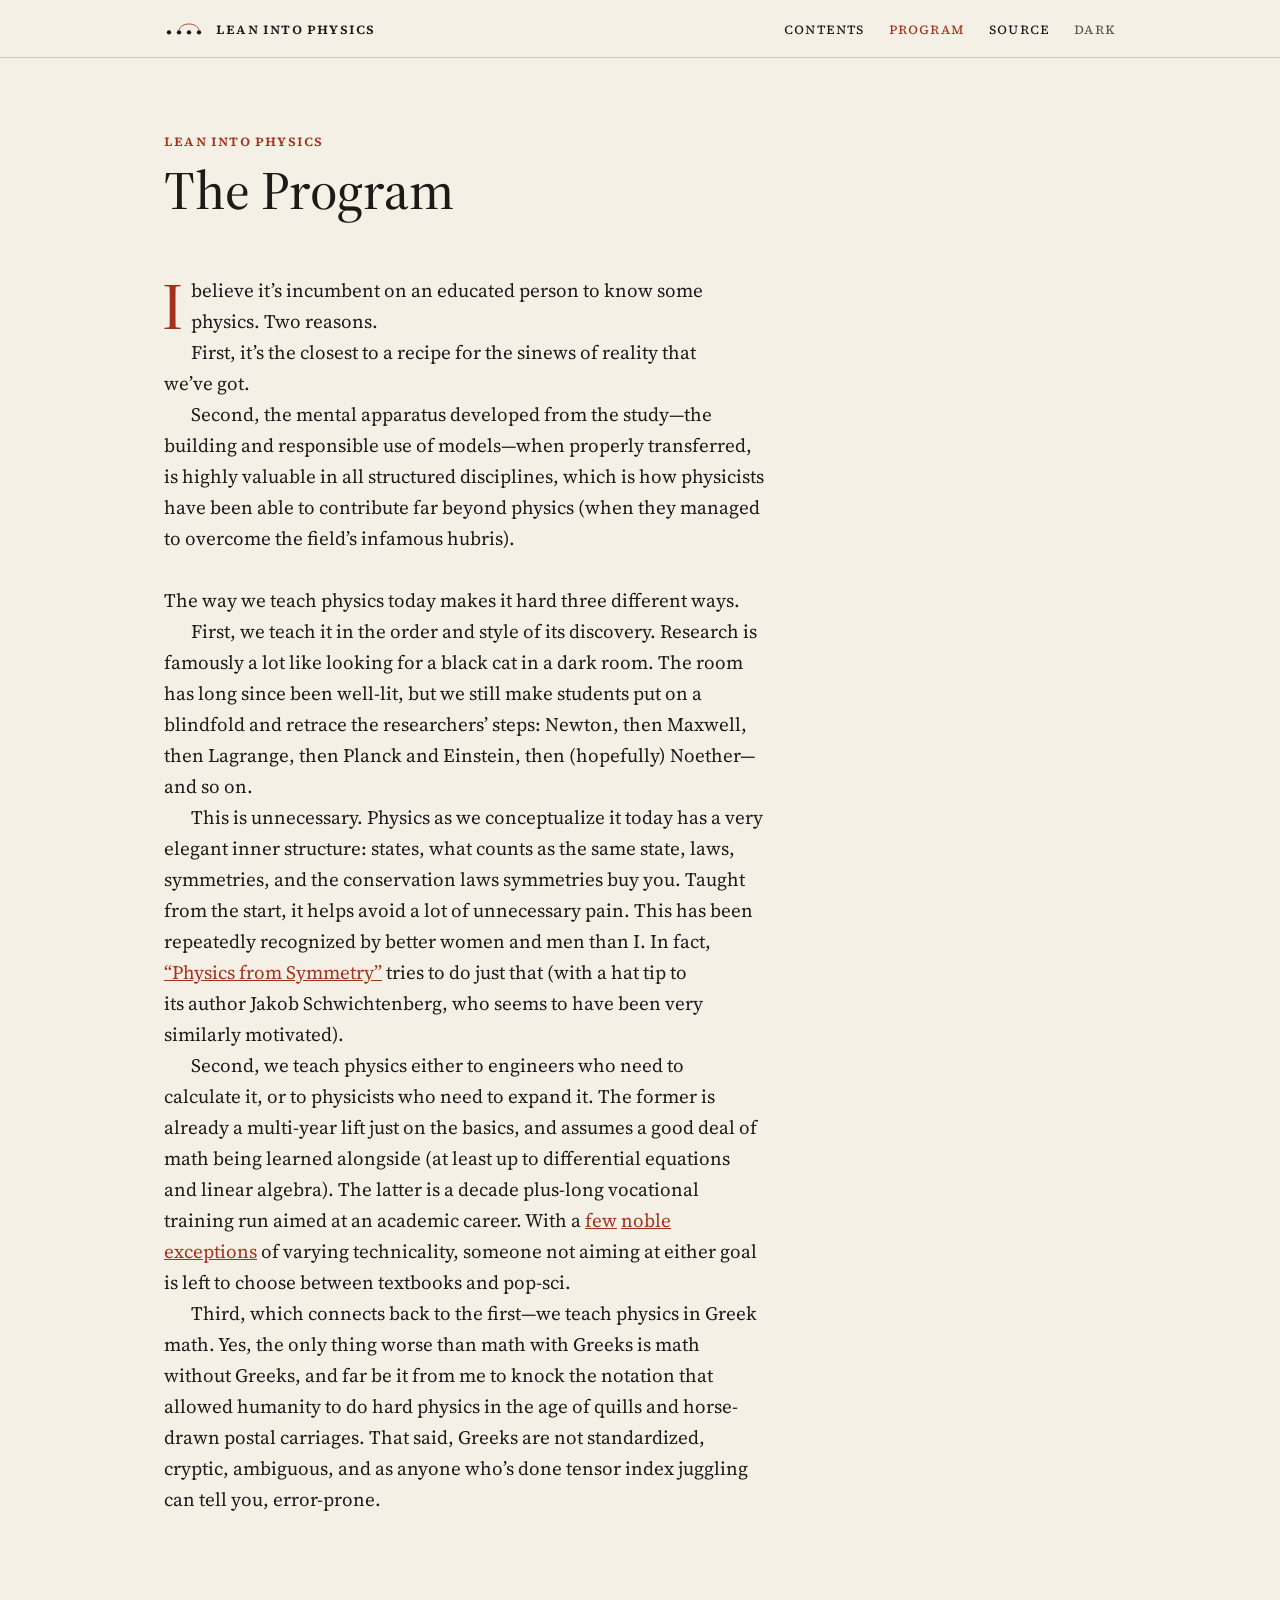
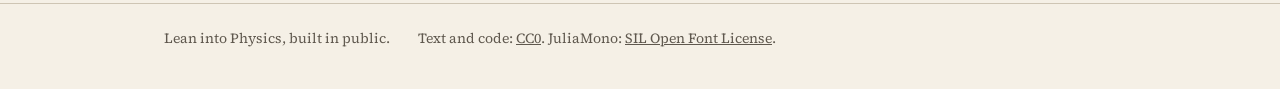
<file: program.html>
<!doctype html>
<html lang="en">
<head>
<meta charset="utf-8">
<meta name="viewport" content="width=device-width, initial-scale=1">
<title>The Program · Lean into Physics</title>
<meta name="description" content="Why an educated person should know some physics, and why the way we teach it makes that hard.">
<link rel="canonical" href="https://lean-into-physics.com/program">
<meta property="og:type" content="article">
<meta property="og:site_name" content="Lean into Physics">
<meta property="og:title" content="The Program · Lean into Physics">
<meta property="og:description" content="Why an educated person should know some physics, and why the way we teach it makes that hard.">
<meta property="og:url" content="https://lean-into-physics.com/program">
<meta property="og:image" content="https://lean-into-physics.com/img/og.png">
<meta property="og:image:width" content="1200">
<meta property="og:image:height" content="630">
<meta property="og:image:alt" content="Lean into Physics: a course in the structure of physics">
<meta name="twitter:card" content="summary_large_image">
<meta name="twitter:title" content="The Program · Lean into Physics">
<meta name="twitter:description" content="Why an educated person should know some physics, and why the way we teach it makes that hard.">
<meta name="twitter:image" content="https://lean-into-physics.com/img/og.png">
<meta name="theme-color" content="#F5F0E6" media="(prefers-color-scheme: light)">
<meta name="theme-color" content="#191714" media="(prefers-color-scheme: dark)">
<link rel="icon" href="favicon.svg" type="image/svg+xml">
<script>document.documentElement.classList.add("js");try{var t=localStorage.getItem("lip-theme");if(t)document.documentElement.setAttribute("data-theme",t)}catch(e){}</script>
<link rel="preconnect" href="https://fonts.googleapis.com">
<link rel="preconnect" href="https://fonts.gstatic.com" crossorigin>
<link href="https://fonts.googleapis.com/css2?family=Source+Serif+4:ital,opsz,wght@0,8..60,200..900;1,8..60,200..900&amp;display=swap" rel="stylesheet">
<link rel="stylesheet" href="css/site.css">
<link rel="stylesheet" href="css/print.css" media="print">
</head>
<body>
<a class="skip-link" href="#main">Skip to the content</a>
<header class="site-header">
  <div class="inner">
    <a class="brand" href="./">
      <svg class="mark" width="40" height="16" viewBox="0 0 120 48" role="img" aria-label="The mark: four states, two of them joined"><path class="arc" d="M45 26 C 52 3, 98 3, 105 26" fill="none" stroke-width="2.6" stroke-linecap="round"/><circle cx="15" cy="34" r="6.5"/><circle cx="45" cy="34" r="6.5"/><circle cx="75" cy="34" r="6.5"/><circle cx="105" cy="34" r="6.5"/></svg>
      <span>Lean into Physics</span>
    </a>
    <span class="spacer"></span>
    <nav aria-label="Site">
      <a href="./#contents">Contents</a>
      <a href="program" aria-current="page">Program</a>
      <a href="https://github.com/LeanIntoPhysics">Source</a>
      <button type="button" class="theme-switch" hidden aria-label="Switch colour theme">dark</button>
    </nav>
  </div>
</header>
<main class="essay" id="main">
  <div class="opener">
    <p class="lesson-number">Lean into Physics</p>
    <h1 class="lesson-title">The Program</h1>
  </div>
  <div class="body">
    <p><span class="dropcap">I</span> believe it’s incumbent on an educated person to know some physics. Two reasons.</p>
    <p>First, it’s the closest to a recipe for the sinews of reality that we’ve got.</p>
    <p>Second, the mental apparatus developed from the study—the building and responsible use of models—when properly transferred, is highly valuable in all structured disciplines, which is how physicists have been able to contribute far beyond physics (when they managed to overcome the field’s infamous hubris).</p>
    <p class="break">The way we teach physics today makes it hard three different ways.</p>
    <p>First, we teach it in the order and style of its discovery. Research is famously a lot like looking for a black cat in a dark room. The room has long since been well-lit, but we still make students put on a blindfold and retrace the researchers’ steps: Newton, then Maxwell, then Lagrange, then Planck and Einstein, then (hopefully) Noether—and so on.</p>
    <p>This is unnecessary. Physics as we conceptualize it today has a very elegant inner structure: states, what counts as the same state, laws, symmetries, and the conservation laws symmetries buy you. Taught from the start, it helps avoid a lot of unnecessary pain. This has been repeatedly recognized by better women and men than I. In fact, <a href="https://link.springer.com/book/10.1007/978-3-319-66631-0">“Physics from Symmetry”</a> tries to do just that (with a hat tip to its author Jakob Schwichtenberg, who seems to have been very similarly motivated).</p>
    <p>Second, we teach physics either to engineers who need to calculate it, or to physicists who need to expand it. The former is already a multi-year lift just on the basics, and assumes a good deal of math being learned alongside (at least up to differential equations and linear algebra). The latter is a decade plus-long vocational training run aimed at an academic career. With a <a href="https://en.wikipedia.org/wiki/Physics_for_Future_Presidents">few</a> <a href="https://www.amazon.com/Six-Easy-Pieces-Essentials-Explained/dp/0465025277">noble</a> <a href="https://theoreticalminimum.com/">exceptions</a> of varying technicality, someone not aiming at either goal is left to choose between textbooks and pop-sci.</p>
    <p>Third, which connects back to the first—we teach physics in Greek math. Yes, the only thing worse than math with Greeks is math without Greeks, and far be it from me to knock the notation that allowed humanity to do hard physics in the age of quills and horse-drawn postal carriages. That said, Greeks are not standardized, cryptic, ambiguous, and as anyone who’s done tensor index juggling can tell you, error-prone.</p>
  </div>
</main>
<footer class="site-footer">
  <div class="inner">
    <span>Lean into Physics, built in public.</span>
    <span>Text and code: <a href="https://github.com/LeanIntoPhysics/website/blob/main/LICENSE">CC0</a>. JuliaMono: <a href="fonts/JuliaMono-LICENSE.txt">SIL Open Font License</a>.</span>
  </div>
</footer>
<script src="js/site.js"></script>
</body>
</html>
</file>
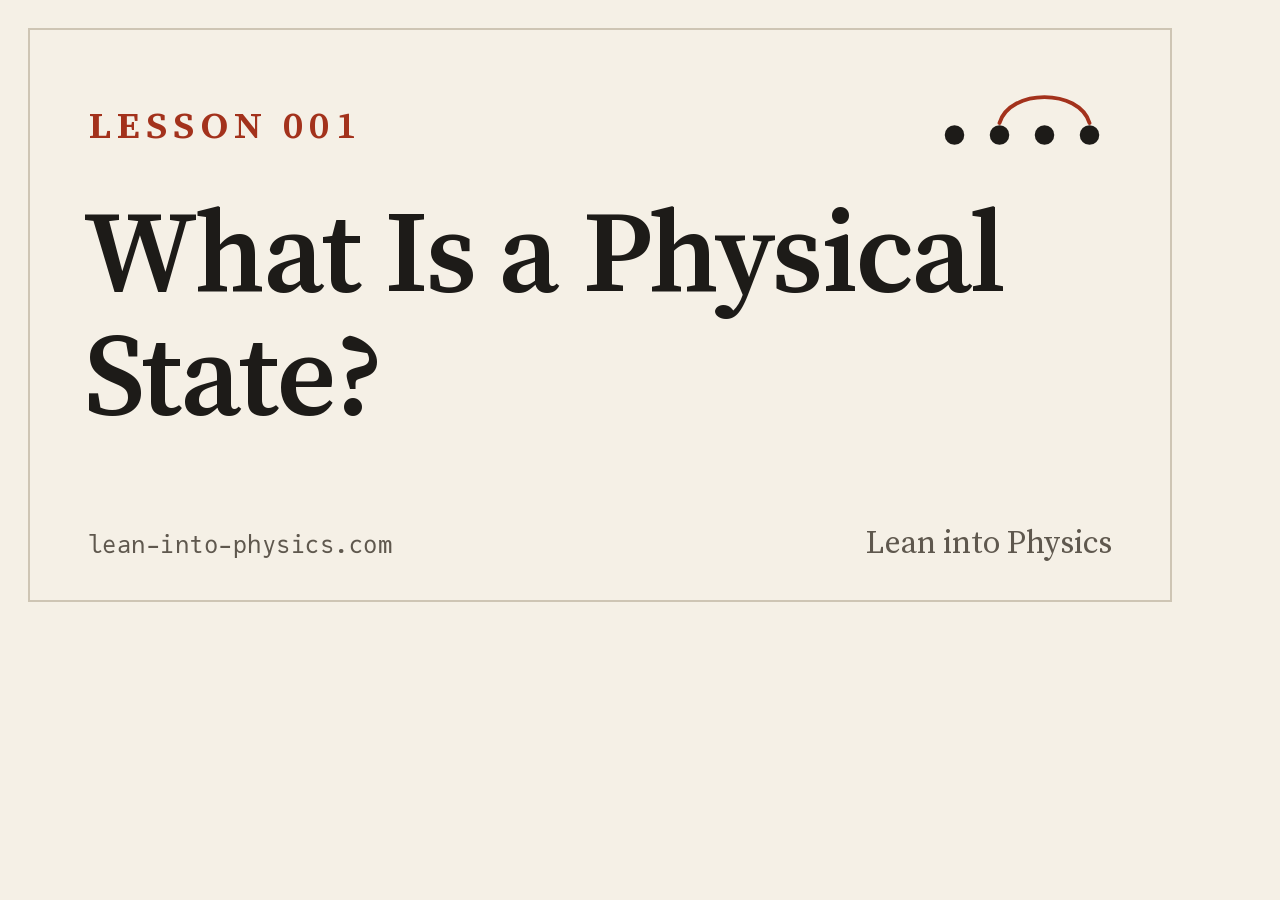
<file: og/og-lesson-001.html>
<!doctype html><meta charset="utf-8"><link rel="stylesheet" href="base.css">
<style>
.mark{position:absolute;right:88px;top:84px}
.lab{position:absolute;left:88px;top:92px;font-size:44px}
h1{position:absolute;left:84px;top:190px;font-weight:600;font-size:116px;line-height:1.06;letter-spacing:-.015em;width:1000px}
.brand{position:absolute;right:88px;bottom:66px;font-size:32px;color:#5F584E}
</style>
<div class="frame"></div>
<svg class="mark" width="180" height="72" viewBox="0 0 120 48"><path d="M45 26 C 52 3, 98 3, 105 26" fill="none" stroke-width="2.6" stroke-linecap="round"/><circle cx="15" cy="34" r="6.5"/><circle cx="45" cy="34" r="6.5"/><circle cx="75" cy="34" r="6.5"/><circle cx="105" cy="34" r="6.5"/></svg>
<div class="lab sc">Lesson 001</div>
<h1>What Is a Physical State?</h1>
<div class="brand">Lean into Physics</div>
<div class="url">lean-into-physics.com</div>
</file>
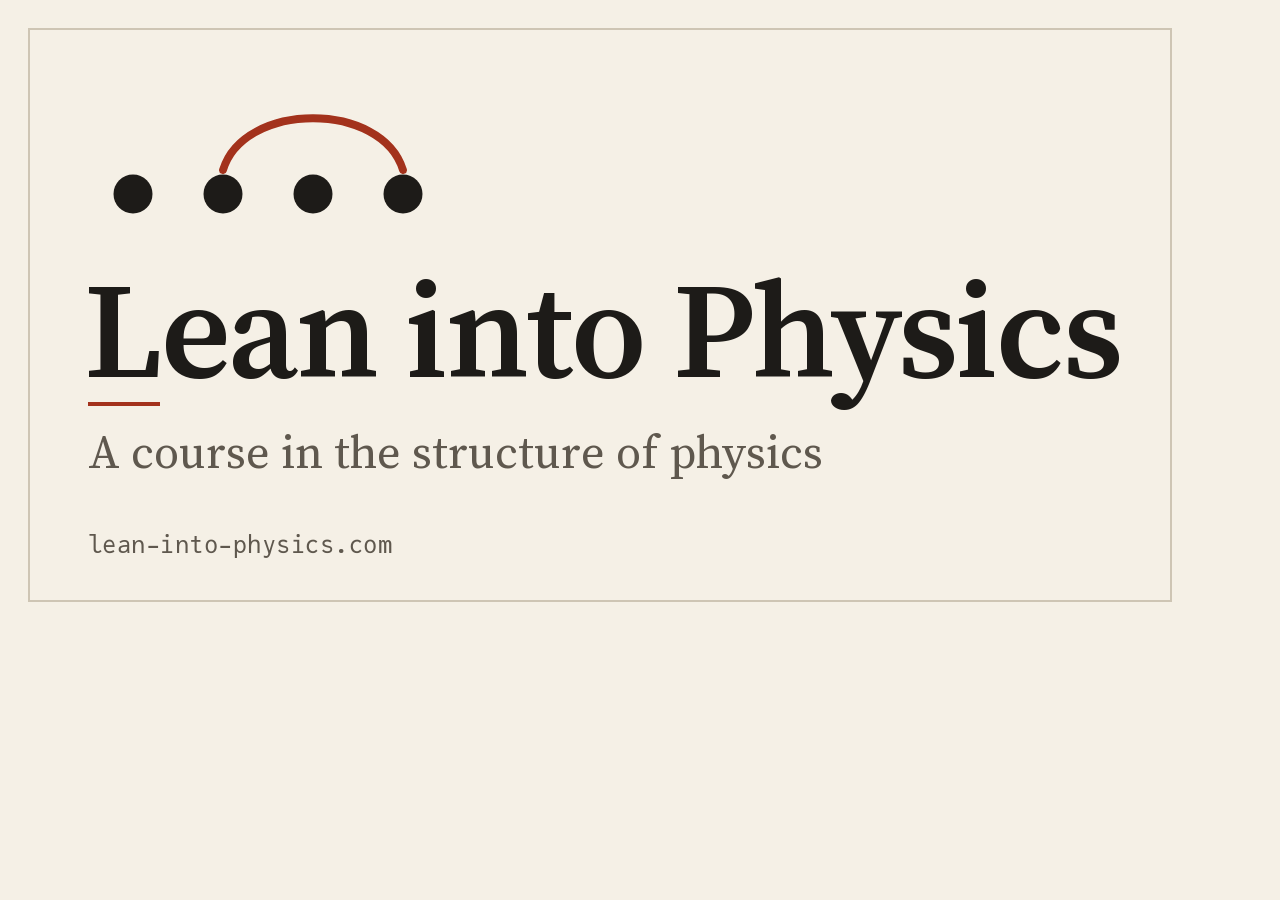
<file: og/og.html>
<!doctype html><meta charset="utf-8"><link rel="stylesheet" href="base.css">
<style>
.mark{position:absolute;left:88px;top:92px}
h1{position:absolute;left:84px;top:262px;font-weight:600;font-size:136px;line-height:1;letter-spacing:-.015em}
.tag{position:absolute;left:88px;top:420px;font-size:46px;color:#5F584E}
.bar{position:absolute;left:88px;top:402px;width:72px;height:4px;background:#A3321C}
</style>
<div class="frame"></div>
<svg class="mark" width="360" height="144" viewBox="0 0 120 48"><path d="M45 26 C 52 3, 98 3, 105 26" fill="none" stroke-width="2.6" stroke-linecap="round"/><circle cx="15" cy="34" r="6.5"/><circle cx="45" cy="34" r="6.5"/><circle cx="75" cy="34" r="6.5"/><circle cx="105" cy="34" r="6.5"/></svg>
<h1>Lean into Physics</h1><div class="bar"></div>
<p class="tag">A course in the structure of physics</p>
<div class="url">lean-into-physics.com</div>
</file>
<file: css/site.css>
/* Lean into Physics: screen stylesheet for every page.
   Values follow the design mockups (lesson page desktop light; phone 360 light and dark; figure 1.1 states).
   Class hooks match print.css, which turns the same markup into the book. */

@font-face {
  font-family: "JuliaMono";
  src: url("../fonts/JuliaMono.woff2") format("woff2");
  font-display: swap;
}
/* Lean's symbols come from JuliaMono even inside serif text. */
@font-face {
  font-family: "Lean Symbols";
  src: url("../fonts/JuliaMono.woff2") format("woff2");
  font-display: swap;
  unicode-range: U+2190-21FF, U+2200-22FF, U+27E8-27E9, U+2115, U+211D, U+2124, U+207B, U+1D65, U+22A2;
}

:root {
  --paper: #F5F0E6;
  --paper-deep: #EDE6D8;
  --ink: #1D1B18;
  --muted: #5F584E;
  --rubric: #A3321C;
  --code: #283A52;
  --rule: #CEC5B4;
  --serif: "Source Serif 4", "Lean Symbols", Georgia, serif;
  --mono: "JuliaMono", "Lean Symbols", ui-monospace, monospace;
  color-scheme: light;
}
@media (prefers-color-scheme: dark) {
  :root:not([data-theme="light"]) {
    --paper: #191714; --paper-deep: #23201C; --ink: #E9E2D4; --muted: #A89F90;
    --rubric: #E88A6E; --code: #9DB4D3; --rule: #4A443B;
    color-scheme: dark;
  }
}
:root[data-theme="dark"] {
  --paper: #191714; --paper-deep: #23201C; --ink: #E9E2D4; --muted: #A89F90;
  --rubric: #E88A6E; --code: #9DB4D3; --rule: #4A443B;
  color-scheme: dark;
}

* { box-sizing: border-box; }
html { -webkit-text-size-adjust: 100%; }
body {
  margin: 0;
  background: var(--paper);
  color: var(--ink);
  font-family: var(--serif);
}
a { color: var(--rubric); }
a:hover { color: var(--ink); }
:focus-visible { outline: 2px solid var(--rubric); outline-offset: 3px; }
button { font: inherit; }
.skip-link { position: absolute; left: -9999px; }
.skip-link:focus { left: 16px; top: 16px; background: var(--paper); padding: 4px 8px; }

/* Small caps labels used throughout */
.sc {
  font-variant-caps: all-small-caps;
  letter-spacing: 0.08em;
}
.label {
  color: var(--rubric);
  font-size: 13.5px;
  font-variant-caps: all-small-caps;
  letter-spacing: 0.08em;
  font-weight: 600;
  margin: 0;
}

/* ---------- Header ---------- */
.site-header { border-bottom: 1px solid var(--rule); }
.site-header .inner {
  max-width: 1000px; margin: 0 auto; padding: 18px 24px;
  display: flex; flex-wrap: wrap; gap: 10px 28px; align-items: center;
}
.brand { display: flex; gap: 12px; align-items: center; text-decoration: none; color: var(--ink); }
.brand svg { display: block; }
.mark .arc { stroke: var(--rubric); }
.mark circle { fill: var(--ink); }
.brand span { font-size: 15px; font-variant-caps: all-small-caps; letter-spacing: 0.08em; font-weight: 600; }
.site-header .spacer { flex: 1; }
.site-header nav { display: flex; gap: 24px; font-size: 15px; font-variant-caps: all-small-caps; letter-spacing: 0.08em; }
.site-header nav a { color: var(--ink); text-decoration: none; }
.site-header nav a:hover, .site-header nav a[aria-current="page"] { color: var(--rubric); }
.theme-switch {
  background: none; border: none; padding: 0; color: var(--muted); cursor: pointer;
  font-family: var(--serif); font-size: 15px; font-variant-caps: all-small-caps; letter-spacing: 0.08em;
}
.theme-switch:hover { color: var(--rubric); }

/* ---------- Lesson ---------- */
main.lesson { max-width: 1000px; margin: 0 auto; padding: 72px 24px 24px; }
.opener { margin-bottom: 56px; max-width: 720px; }
.lesson-number {
  margin: 0; color: var(--rubric); font-size: 15px;
  font-variant-caps: all-small-caps; letter-spacing: 0.08em; font-weight: 600;
  font-variant-numeric: lining-nums tabular-nums;
}
.lesson-title {
  margin: 10px 0 0; font-weight: 500; font-size: 54px; line-height: 1.08;
  text-wrap: balance; font-variation-settings: "opsz" 60;
}
.question-block { margin-top: 40px; }
.question {
  margin: 6px 0 0; font-size: 28px; line-height: 1.38; font-style: italic; text-wrap: balance;
}

/* A paragraph and its margin material */
.row { display: flex; flex-wrap: wrap; gap: 0 56px; align-items: flex-start; }
.row > .main { flex: 999 1 480px; min-width: 0; max-width: 600px; }
.row > .aside { flex: 1 1 200px; max-width: 240px; min-width: 0; padding-top: 4px; }
.row.spaced { margin-bottom: 28px; }

.main p, .prose {
  margin: 0; font-size: 19px; line-height: 31px;
  font-variant-numeric: oldstyle-nums proportional-nums;
  text-wrap: pretty; hyphens: auto;
}
.row + .row .main > p:first-child { text-indent: 1.4em; }
.row.no-indent .main > p:first-child,
h2 + .row .main > p:first-child { text-indent: 0; }

.dropcap {
  float: left; font-size: 66px; line-height: 54px; margin: 4px 8px 0 -2px;
  color: var(--rubric); font-weight: 500;
}

h2 {
  margin: 48px 0 14px; font-weight: 400; font-size: 25px; line-height: 1.25;
  display: flex; gap: 12px; align-items: baseline;
}
h2 .num {
  color: var(--rubric); font-size: 16px; font-weight: 600;
  font-variant-numeric: lining-nums tabular-nums;
}
h2 .title { font-style: italic; }

.thesis { font-weight: 600; }

code {
  font-family: var(--mono); font-size: 0.84em; color: var(--code);
  font-variant-numeric: lining-nums tabular-nums;
}

/* Sidenotes */
.note-marker {
  color: var(--rubric); font-size: 12px; line-height: 0; font-weight: 600;
  font-variant-numeric: lining-nums tabular-nums; margin-left: 1px;
}
.sidenote, .aside figcaption, .aside .small {
  margin: 0 0 14px; font-size: 14.5px; line-height: 21px; color: var(--muted);
  font-variant-numeric: oldstyle-nums proportional-nums; text-wrap: pretty;
}
.sidenote .n {
  color: var(--rubric); font-weight: 600; font-variant-numeric: lining-nums tabular-nums; margin-right: 5px;
}

/* Margin notes are <details>: always open in the margin, collapsible at phone width */
details.note > summary { display: none; }
details.note > summary .label, details.math > summary .label { font-size: 13px; }
details.math > summary { display: none; }

/* New math: a ledger entry */
.newmath {
  border-top: 3px double var(--ink); padding-top: 8px; margin-bottom: 14px;
  font-size: 14.5px; line-height: 21px; color: var(--ink);
  font-variant-numeric: oldstyle-nums proportional-nums; text-wrap: pretty;
}
.newmath .head {
  display: flex; justify-content: space-between; align-items: baseline;
  color: var(--rubric); font-size: 13.5px; font-variant-caps: all-small-caps;
  letter-spacing: 0.08em; font-weight: 600;
}
.newmath .head .id { font-variant-numeric: lining-nums tabular-nums; }
.newmath .term { margin: 4px 0 2px; font-style: italic; font-size: 17px; line-height: 23px; }
.newmath p { margin: 0; }
.newmath .ledger-link {
  display: inline-block; margin-top: 6px; font-size: 13px;
  font-variant-caps: all-small-caps; letter-spacing: 0.08em; color: var(--muted);
}

/* Displayed math */
.display {
  display: flex; flex-wrap: wrap; justify-content: center; align-items: baseline;
  gap: 8px 24px; font-size: 21px; margin: 22px 0;
}
.display .eqnum { font-size: 15px; color: var(--muted); font-variant-numeric: oldstyle-nums proportional-nums; }
.display sup { font-size: 13px; }

/* Lean */
figure.lean-figure {
  margin: 8px 0 24px; padding: 12px 0 10px;
  border-top: 1px solid var(--rule); border-bottom: 1px solid var(--rule);
}
pre.lean {
  margin: 0; font-family: var(--mono); font-size: 14.5px; line-height: 1.55;
  color: var(--code); white-space: pre; overflow-x: auto;
  font-variant-numeric: lining-nums tabular-nums;
}
pre.lean .kw { color: var(--ink); font-weight: 600; }
.lean-provenance {
  margin-top: 8px; font-family: var(--mono); font-size: 12.5px; color: var(--muted);
  font-variant-numeric: lining-nums tabular-nums;
}
.lean-provenance a { color: var(--muted); }

/* Tables */
table.data { border-collapse: collapse; margin: 8px 0 28px; min-width: 300px; }
table.data caption {
  caption-side: top; text-align: left; padding-bottom: 8px;
  font-size: 14.5px; line-height: 21px; color: var(--muted);
  font-variant-numeric: oldstyle-nums proportional-nums;
}
table.data th {
  font-size: 13.5px; color: var(--muted); font-variant-caps: all-small-caps; letter-spacing: 0.08em;
  font-weight: 600; text-align: left; padding: 8px 16px 8px 0; border-bottom: 1px solid var(--ink);
}
table.data td {
  font-size: 17px; font-variant-numeric: lining-nums tabular-nums;
  padding: 6px 16px 6px 0; border-bottom: 1px solid var(--rule); vertical-align: top;
}
table.data.text td { font-size: 16px; line-height: 23px; font-variant-numeric: oldstyle-nums proportional-nums; }
.figure-number {
  color: var(--rubric); font-variant-caps: all-small-caps; letter-spacing: 0.08em; font-weight: 600;
}

/* Interactive figure */
figure.box-figure {
  margin: 0; padding: 18px 0 14px;
  border-top: 1px solid var(--rule); border-bottom: 1px solid var(--rule);
}
.box-figure .controls { margin: 0 0 16px; font-size: 19px; line-height: 32px; }
.num-control {
  font-family: var(--mono); font-size: 0.92em; color: var(--rubric);
  background: none; border: none; border-bottom: 1.5px dotted var(--rubric);
  padding: 0 4px; margin: 0 1px; cursor: ew-resize; touch-action: none;
  font-variant-numeric: lining-nums;
}
.num-control:hover, .num-control:focus-visible { border-bottom-style: solid; }
.num-control.dragging { background: var(--paper-deep); border-bottom-style: solid; }
.box-figure .hint {
  margin: 4px 0 0; font-size: 12.5px; line-height: 18px; color: var(--muted);
  font-variant-caps: all-small-caps; letter-spacing: 0.08em; visibility: hidden;
}
@media (hover: none) { .box-figure .hint { display: none; } }
.box-figure:has(.num-control:hover, .num-control:focus-visible, .num-control.dragging) .hint { visibility: visible; }
.scale {
  font-family: var(--mono); font-size: 0.75em; margin-left: 6px;
  font-variant-numeric: lining-nums tabular-nums;
}
.scale span { padding: 0 2px; color: var(--muted); }
.scale span.on { color: var(--rubric); font-weight: 600; }
.word-control {
  background: none; border: none; padding: 10px 4px; margin: -10px -2px;
  color: var(--rubric); font-family: var(--serif); font-variant-caps: all-small-caps;
  letter-spacing: 0.08em; font-weight: 600; font-size: 1.05em; cursor: pointer;
}
.word-control:disabled { color: var(--muted); cursor: default; }
.trace { font-family: var(--mono); font-variant-numeric: lining-nums tabular-nums; overflow-x: auto; }
.trace .tr { display: flex; align-items: center; }
.trace .lab {
  width: 96px; flex: none; font-family: var(--serif); font-size: 13px; color: var(--muted);
  font-variant-caps: all-small-caps; letter-spacing: 0.08em; font-weight: 600;
}
.trace .lab.state { font-size: 12px; font-style: italic; font-variant-caps: normal; letter-spacing: 0; font-weight: 400; }
.trace .c { width: 40px; flex: none; text-align: center; }
.trace .head { padding-bottom: 4px; border-bottom: 1px solid var(--ink); }
.trace .head .c { font-size: 12px; padding-bottom: 3px; color: var(--muted); }
.trace .head .c.now { color: var(--rubric); font-weight: 600; box-shadow: inset 0 -2px 0 var(--rubric); }
.trace .shows { min-height: 27px; padding-top: 4px; }
.trace .shows.b { padding-top: 6px; }
.trace .shows .c { font-size: 17px; color: var(--ink); }
.trace .shows .c.hidden { color: var(--rule); }
.trace .states { min-height: 16px; }
.trace .states .c { font-size: 11px; color: var(--muted); }
.trace .cmp { min-height: 22px; border-top: 1px solid var(--rule); }
.trace .cmp .c { font-size: 13px; color: var(--ink); }
.box-figure .msg { margin: 12px 0 0; font-size: 18px; line-height: 27px; font-style: italic; min-height: 27px; }
.box-figure figcaption, figure.static figcaption {
  margin-top: 12px; font-size: 14.5px; line-height: 21px; color: var(--muted);
  font-variant-numeric: oldstyle-nums proportional-nums;
}
/* Static fallback: every starting state at once. Shown without JavaScript; print.css shows it in print. */
.js .figure-static { display: none; }
html:not(.js) .figure-live { display: none; }
.figure-static { margin: 0; padding: 14px 0 12px; border-top: 1px solid var(--rule); border-bottom: 1px solid var(--rule); }
.figure-static .fs-head {
  display: flex; padding-bottom: 3px; border-bottom: 1px solid var(--ink);
  font-size: 13px; color: var(--muted); font-variant-caps: all-small-caps; letter-spacing: 0.08em; font-weight: 600;
}
.figure-static .fs-row { display: flex; align-items: center; padding: 4px 0; border-bottom: 1px solid var(--rule); }
.figure-static .fs-from { width: 64px; flex: none; font-size: 15px; }
.figure-static .fs-from code, .figure-static .fs-c { font-family: var(--mono); color: var(--ink); font-variant-numeric: lining-nums tabular-nums; }
.figure-static .fs-c { width: 30px; flex: none; text-align: center; font-size: 15px; }
.figure-static .fs-c sub { font-size: 10px; color: var(--muted); }
.figure-static figcaption { margin-top: 10px; font-size: 14.5px; line-height: 21px; color: var(--muted); }

/* The mark in the margin */
.aside figure { margin: 0 0 14px; }
.aside figure svg { display: block; }
.aside figcaption { margin-top: 8px; }

/* Bridge */
.bridge { padding-left: 28px; margin: 40px 0; }
.bridge p { font-size: 18px; }
.bridge p + p { margin-top: 12px; }
.bridge-label { margin: 44px 0 0; font-size: 14px; color: var(--muted); font-variant-caps: all-small-caps; letter-spacing: 0.08em; font-weight: 600; }
.bridge-label + .small { margin-top: 2px; font-style: italic; }

/* The type hole */
.type-hole {
  margin: 24px 0 48px; padding-top: 32px; border-top: 1px solid var(--rule);
  display: flex; flex-wrap: wrap; gap: 12px 56px; align-items: flex-start;
}
.type-hole .body { flex: 999 1 480px; min-width: 0; max-width: 600px; }
.type-hole .statement { margin: 8px 0 0; font-size: 25px; line-height: 1.4; font-style: italic; text-wrap: balance; }
.type-hole pre {
  margin: 18px 0 0; font-family: var(--mono); font-size: 14px; line-height: 1.7; color: var(--code);
  font-variant-numeric: lining-nums tabular-nums; overflow-x: auto;
}
.type-hole pre .hole { color: var(--rubric); }
.type-hole .big {
  flex: 1 1 200px; margin: 0; font-family: var(--mono); font-size: 72px; line-height: 1;
  color: var(--rubric); letter-spacing: -0.04em;
}
.type-hole .after { margin: 18px 0 0; font-size: 17px; line-height: 27px; }

/* Checkpoint and exercises */
.end-matter { max-width: 600px; }
.end-matter .prose { margin-top: 6px; }
.end-matter .prose + .prose { margin-top: 12px; }
details { margin-top: 4px; }
summary {
  cursor: pointer; list-style: none; display: inline-flex; gap: 6px; align-items: center; min-height: 36px;
  font-size: 14px; color: var(--rubric); font-variant-caps: all-small-caps; letter-spacing: 0.08em; font-weight: 600;
}
summary::-webkit-details-marker { display: none; }
summary .pm { font-family: var(--mono); }
details > summary .pm::before { content: "+"; }
details[open] > summary .pm::before { content: "\2212"; }
.answers { margin: 0; font-size: 14.5px; line-height: 21px; color: var(--muted); font-variant-numeric: oldstyle-nums proportional-nums; text-wrap: pretty; }
.answers + .answers { margin-top: 6px; }
ol.exercises {
  margin: 8px 0 0; padding-left: 2.2em; font-size: 19px; line-height: 31px;
  text-wrap: pretty; hyphens: auto; font-variant-numeric: lining-nums tabular-nums;
}
ol.exercises li { margin-bottom: 8px; }
.end-matter .label.spaced { margin-top: 24px; }

/* Record */
.record {
  margin: 56px 0 0; max-width: 600px; text-align: center; color: var(--muted);
  font-size: 14px; line-height: 21px; font-variant-numeric: oldstyle-nums proportional-nums;
}
.record .rule { width: 48px; height: 1px; background: var(--rule); margin: 0 auto 14px; }
.record .label { color: var(--muted); }
.record p { margin: 6px 0 0; }
.record .version { font-style: italic; }
.record code { font-style: normal; font-size: 0.95em; color: var(--muted); }
.record ul { list-style: none; margin: 10px 0 0; padding: 0; }
.record li { margin: 4px 0; }
.record .by { font-style: italic; }

/* Lesson navigation */
.lesson-nav { border-top: 1px solid var(--rule); margin-top: 64px; }
.lesson-nav .inner {
  max-width: 1000px; margin: 0 auto; padding: 28px 24px;
  display: flex; flex-wrap: wrap; justify-content: space-between; align-items: center; gap: 16px; font-size: 15px;
}
.lesson-nav a { color: var(--ink); text-decoration: none; }
.lesson-nav a.next { display: inline-flex; align-items: center; gap: 10px; color: var(--rubric); }
.lesson-nav .pending { color: var(--muted); }
.lesson-nav .sc.strong { font-weight: 600; font-variant-numeric: lining-nums tabular-nums; }

/* ---------- Narrow screens ---------- */
@media (max-width: 560px) {
  main.lesson { padding: 48px 16px 16px; }
  .site-header .inner, .lesson-nav .inner { padding-left: 16px; padding-right: 16px; }
  .lesson-title { font-size: 40px; }
  .question { font-size: 23px; }
  .main p, .prose, ol.exercises { font-size: 18px; line-height: 29px; }
  .row > .aside { max-width: none; margin: 2px 0 14px; padding: 0; }
  .row > .aside:empty { display: none; }
  .row > .aside.bridge-aside { order: -1; margin: 32px 0 0; }
  .row > .aside.bridge-aside .bridge-label { margin: 0; }
  .bridge { margin-top: 8px; }
  details.note > summary, details.math > summary { display: inline-flex; }
  details.note > p, details.math > div { padding-left: 14px; border-left: 1px solid var(--rule); margin-top: 2px; }
  .newmath { border-top: none; padding-top: 0; }
  .newmath .head { display: none; }
  .site-header nav { gap: 16px; font-size: 14px; }
  .site-header .nav-ledger { display: none; }
  .bridge { padding-left: 16px; }
  .type-hole .big { font-size: 48px; }
  .trace .lab { width: 64px; }
  .trace .c { width: 30px; }
  .display { font-size: 18px; }
}

@media (prefers-reduced-motion: reduce) {
  * { transition: none !important; animation: none !important; }
}

/* ---------- Home ---------- */
main.home { max-width: 1000px; margin: 0 auto; padding: 72px 24px 24px; }
.home .hero { display: flex; flex-wrap: wrap; gap: 32px 56px; align-items: flex-end; margin-bottom: 64px; }
.home .hero .words { flex: 999 1 480px; max-width: 640px; }
.home .hero h1 {
  margin: 10px 0 0; font-weight: 500; font-size: 64px; line-height: 1.04;
  font-variation-settings: "opsz" 60; text-wrap: balance;
}
.home .lede { margin: 28px 0 0; font-size: 24px; line-height: 1.42; font-style: italic; text-wrap: pretty; }
.home .hero figure { flex: 1 1 200px; max-width: 240px; margin: 0; }
.home .hero figure svg { display: block; width: 100%; height: auto; }
.home .hero figcaption { margin-top: 10px; font-size: 14.5px; line-height: 21px; color: var(--muted); text-wrap: pretty; }

.home h2 { margin-top: 64px; }
.home .prose-block { max-width: 600px; }
.home .prose-block p { margin: 0; font-size: 19px; line-height: 31px; text-wrap: pretty; hyphens: auto; font-variant-numeric: oldstyle-nums proportional-nums; }
.home .prose-block p + p { text-indent: 1.4em; }

.start {
  display: block; max-width: 600px; padding: 22px 0 20px; text-decoration: none; color: var(--ink);
  border-top: 3px double var(--ink); border-bottom: 1px solid var(--rule);
}
.start:hover { color: var(--ink); }
.start .title { display: block; margin-top: 6px; font-size: 30px; line-height: 1.2; font-weight: 500; }
.start .q { display: block; margin-top: 8px; font-size: 19px; line-height: 29px; font-style: italic; color: var(--muted); }
.start .go { display: inline-block; margin-top: 14px; color: var(--rubric); font-size: 15px; font-variant-caps: all-small-caps; letter-spacing: 0.08em; font-weight: 600; }
.start:hover .go { text-decoration: underline; }

.commitments { display: grid; grid-template-columns: repeat(auto-fit, minmax(260px, 1fr)); gap: 28px 56px; margin-top: 8px; }
.commitments .term { margin: 0; font-size: 19px; font-weight: 600; line-height: 1.3; }
.commitments p { margin: 6px 0 0; font-size: 17px; line-height: 27px; color: var(--ink); text-wrap: pretty; font-variant-numeric: oldstyle-nums proportional-nums; }

.toc-intro { max-width: 600px; margin: 0 0 8px; font-size: 17px; line-height: 27px; color: var(--muted); }
.toc-part { margin: 36px 0 0; }
.toc-part h3 { margin: 0 0 8px; font-weight: 400; font-size: 21px; font-style: italic; display: flex; gap: 12px; align-items: baseline; }
.toc-part h3 .num { font-style: normal; color: var(--rubric); font-size: 15px; font-weight: 600; font-variant-caps: all-small-caps; letter-spacing: 0.08em; }
.toc-part h3 .num { font-variant-numeric: lining-nums; }
.toc-part ol { list-style: none; margin: 0; padding: 0; border-top: 1px solid var(--ink); }
.toc-part li {
  display: grid; grid-template-columns: 48px minmax(0, 1fr) minmax(0, 1.2fr); gap: 4px 20px;
  padding: 8px 0; border-bottom: 1px solid var(--rule); align-items: baseline;
}
.toc-part .n { font-family: var(--mono); font-size: 13px; color: var(--muted); font-variant-numeric: lining-nums tabular-nums; }
.toc-part .t { font-size: 17px; line-height: 24px; color: var(--muted); }
.toc-part .qq { font-size: 15px; line-height: 22px; font-style: italic; color: var(--muted); }
.toc-part li.ready .t a { color: var(--rubric); font-weight: 600; }
.toc-part li.ready .n, .toc-part li.ready .qq { color: var(--ink); }
.toc-legend { margin: 14px 0 0; font-size: 14.5px; line-height: 21px; color: var(--muted); }

.coda { max-width: 600px; margin: 72px 0 0; padding-top: 24px; border-top: 1px solid var(--rule); }
.coda p { margin: 0; font-size: 19px; line-height: 31px; }

/* ---------- Program (an essay page) ---------- */
main.essay { max-width: 1000px; margin: 0 auto; padding: 72px 24px 24px; }
.essay .body { max-width: 600px; }
.essay .body p { margin: 0; font-size: 19px; line-height: 31px; text-wrap: pretty; hyphens: auto; font-variant-numeric: oldstyle-nums proportional-nums; }
.essay .body p + p { text-indent: 1.4em; }
.essay .body p.break { margin-top: 31px; text-indent: 0; }

/* ---------- Footer ---------- */
.site-footer { border-top: 1px solid var(--rule); margin-top: 64px; }
.site-footer .inner {
  max-width: 1000px; margin: 0 auto; padding: 24px 24px 40px; display: flex; flex-wrap: wrap; gap: 8px 28px;
  font-size: 14px; line-height: 21px; color: var(--muted);
}
.site-footer a { color: var(--muted); }
.lesson-nav + .site-footer { margin-top: 0; }

@media (max-width: 560px) {
  main.home, main.essay { padding: 48px 16px 16px; }
  .site-footer .inner { padding-left: 16px; padding-right: 16px; }
  .home .hero h1 { font-size: 44px; }
  .home .lede { font-size: 20px; }
  .home .hero figure { max-width: 180px; }
  .home .prose-block p, .essay .body p, .coda p { font-size: 18px; line-height: 29px; }
  .start .title { font-size: 25px; }
  .toc-part li { grid-template-columns: 40px minmax(0, 1fr); }
  .toc-part .qq { grid-column: 2; }
}
</file>
<file: css/print.css>
/* Lean into Physics: print stylesheet
   Turns the HTML lesson template into the 7.5 x 10 in book.
   Target: Paged.js (paged media polyfill) in Chromium, or PrinceXML.
   The web template's markup is assumed to use these hooks:
     .lesson, .lesson-number, .lesson-title, .question
     .row > .main + .aside           (a paragraph and its margin material)
     .sidenote, .newmath, .figure-live, .figure-static
     .lean, .lean-provenance, .bridge, .type-hole, .answers, .record
*/

/* ---------- Page ---------- */
@page {
  size: 7.5in 10in;
  margin: 1in 0.4167in 0.75in 0.6667in;      /* 96 / 40 / 72 / 64 px */
  @top-left   { content: none; }
}
/* Wide outer margin: verso has it on the left, recto on the right.
   Margin boxes hold the running heads; the margin column itself is
   made by .row below and mirrored with the :left/:right page names. */
@page :left {
  margin-left: 0.4167in;                      /* outer */
  margin-right: 0.6667in;                     /* inner (gutter) */
  @top-left  { content: counter(page); font: 400 12.5px/1 "Source Serif 4", serif;
               font-variant-numeric: oldstyle-nums; color: #1D1B18; }
  @top-center{ content: "Lean into Physics"; font: 600 12.5px/1 "Source Serif 4", serif;
               font-variant-caps: all-small-caps; letter-spacing: .08em; color: #5F584E; }
}
@page :right {
  margin-left: 0.6667in;
  margin-right: 0.4167in;
  @top-center{ content: string(lesson-head); font: italic 400 12.5px/1 "Source Serif 4", serif; color: #5F584E; }
  @top-right { content: counter(page); font: 400 12.5px/1 "Source Serif 4", serif;
               font-variant-numeric: oldstyle-nums; color: #1D1B18; }
}
@page opener { @top-left { content: none; } @top-center { content: none; } @top-right { content: none; } }
@page :blank { @top-left { content: none; } @top-center { content: none; } @top-right { content: none; } }

/* ---------- Ink, not screen ---------- */
:root {
  --paper: #FFFFFF;          /* the stock is the paper; don't print a tint */
  --ink: #1D1B18;
  --muted: #5F584E;
  --rubric: #A3321C;         /* the only colour; reads as dark grey in mono print */
  --code: #283A52;
  --rule: #B9B0A0;           /* darker than screen so 1px rules survive */
}
html, body { background: var(--paper) !important; color: var(--ink); }
body {
  font-family: "Source Serif 4", "Lean Symbols", Georgia, serif;
  font-size: 12pt; line-height: 25px;
  font-variant-numeric: oldstyle-nums proportional-nums;
  hyphens: auto; text-align: justify; text-wrap: pretty;
  orphans: 2; widows: 2;
}
header, nav, .theme-switch, .skip-link { display: none !important; }

/* ---------- Chapter opener ---------- */
.lesson { break-before: right; page: opener; }
.lesson-title { string-set: lesson-head content(text); }  /* set to "001 · Title" in markup */
.lesson-number, .question-label, .newmath .label, .type-hole .label,
.figure-number, .note-marker { color: var(--rubric); }
.question { font-style: italic; font-size: 25px; line-height: 34px; break-after: avoid; }
p + p { text-indent: 1.5em; margin-top: 0; }

/* ---------- Main column + wide margin ---------- */
/* Text 448px (~64 characters), gap 24px, margin column 144px.
   Paged.js lets content know its page side via .pagedjs_left_page /
   .pagedjs_right_page, which is how the margin column mirrors. */
.row { display: grid; grid-template-columns: 448px 144px; column-gap: 24px; align-items: start; }
.row > .main  { grid-column: 1; grid-row: 1; min-width: 0; }
.row > .aside { grid-column: 2; grid-row: 1; min-width: 0; }
.pagedjs_left_page .row { grid-template-columns: 144px 448px; }
.pagedjs_left_page .row > .main  { grid-column: 2; }
.pagedjs_left_page .row > .aside { grid-column: 1; text-align: right; }
/* Prince: replace the three rules above with float: sidenote / prince-float. */

.sidenote, .newmath, .aside figcaption {
  font-size: 12.5px; line-height: 18px; color: var(--muted); text-align: left;
  break-inside: avoid;
}
/* Phone-width <details> notes print open, as margin notes */
details { display: block; }
details > summary { display: none; }
details > * { display: block !important; }
.newmath { border-top: 3px double var(--ink); padding-top: 8px; color: var(--ink); }

/* ---------- Lean ---------- */
code, pre, .lean { font-family: "JuliaMono", "Lean Symbols", monospace;
                   font-variant-numeric: lining-nums tabular-nums; color: var(--code); }
.lean { border-top: 1px solid var(--rule); border-bottom: 1px solid var(--rule);
        padding: 12px 0 10px; font-size: 12.5px; line-height: 20px; break-inside: avoid;
        white-space: pre-wrap; }               /* no horizontal scroll on paper */
.lean-provenance { font-size: 9pt; color: var(--muted); }
.lean-provenance a::after { content: " · " attr(href); font-size: 8pt; word-break: break-all; }

/* ---------- Figures ---------- */
.figure-live { display: none !important; }      /* the interactive state */
.figure-static { display: block !important; }   /* its printed state */
figure { break-inside: avoid; margin: 0; }
figcaption { font-size: 12.5px; line-height: 18px; color: var(--muted); }
.figure-wide { width: 616px; }                  /* text column + margin */
table { border-collapse: collapse; font-variant-numeric: lining-nums tabular-nums; }
th { border-bottom: 1px solid var(--ink); font-variant-caps: all-small-caps; letter-spacing: .08em;
     color: var(--muted); text-align: left; }
td { border-bottom: 1px solid var(--rule); }
caption { caption-side: top; text-align: left; }

/* Interactive controls print as plain red figures, no dotted rule */
button { all: unset; color: var(--rubric); font-family: "JuliaMono", monospace; }

/* ---------- End matter ---------- */
.bridge { margin: 2em 0; padding-left: 24px; font-size: 15.5px; line-height: 24px; }
.type-hole { break-inside: avoid; border-top: 1px solid var(--rule); padding-top: 28px; margin-top: 2em; }
.type-hole .slot { border: 1.5px dashed var(--rubric); }
.checkpoint, .exercises { break-before: auto; }
.answers { font-size: 13px; line-height: 19px; color: var(--muted); }
.record { text-align: center; font-size: 12.5px; color: var(--muted); break-inside: avoid; margin-top: 3em; }

/* ---------- Links ---------- */
a { color: inherit; text-decoration: none; }
.lean-provenance a, .record a { text-decoration: underline; text-decoration-thickness: 0.5px; }
</file>
<file: og/base.css>
@font-face{font-family:"SS4";src:url("fonts/SourceSerif4-Regular.woff2");font-weight:400}
@font-face{font-family:"SS4";src:url("fonts/SourceSerif4-Semibold.woff2");font-weight:600}
@font-face{font-family:"JuliaMono";src:url("../fonts/JuliaMono.woff2")}
*{box-sizing:border-box;margin:0}
html,body{width:1200px;height:630px;overflow:hidden}
body{background:#F5F0E6;color:#1D1B18;font-family:"SS4",Georgia,serif;position:relative}
.frame{position:absolute;inset:28px;border:2px solid #CEC5B4}
.mark path{stroke:#A3321C}.mark circle{fill:#1D1B18}
.url{position:absolute;left:88px;bottom:72px;font:400 24px "JuliaMono",monospace;color:#5F584E;letter-spacing:.02em}
.sc{font-variant-caps:all-small-caps;letter-spacing:.1em;color:#A3321C;font-weight:600}
</file>
